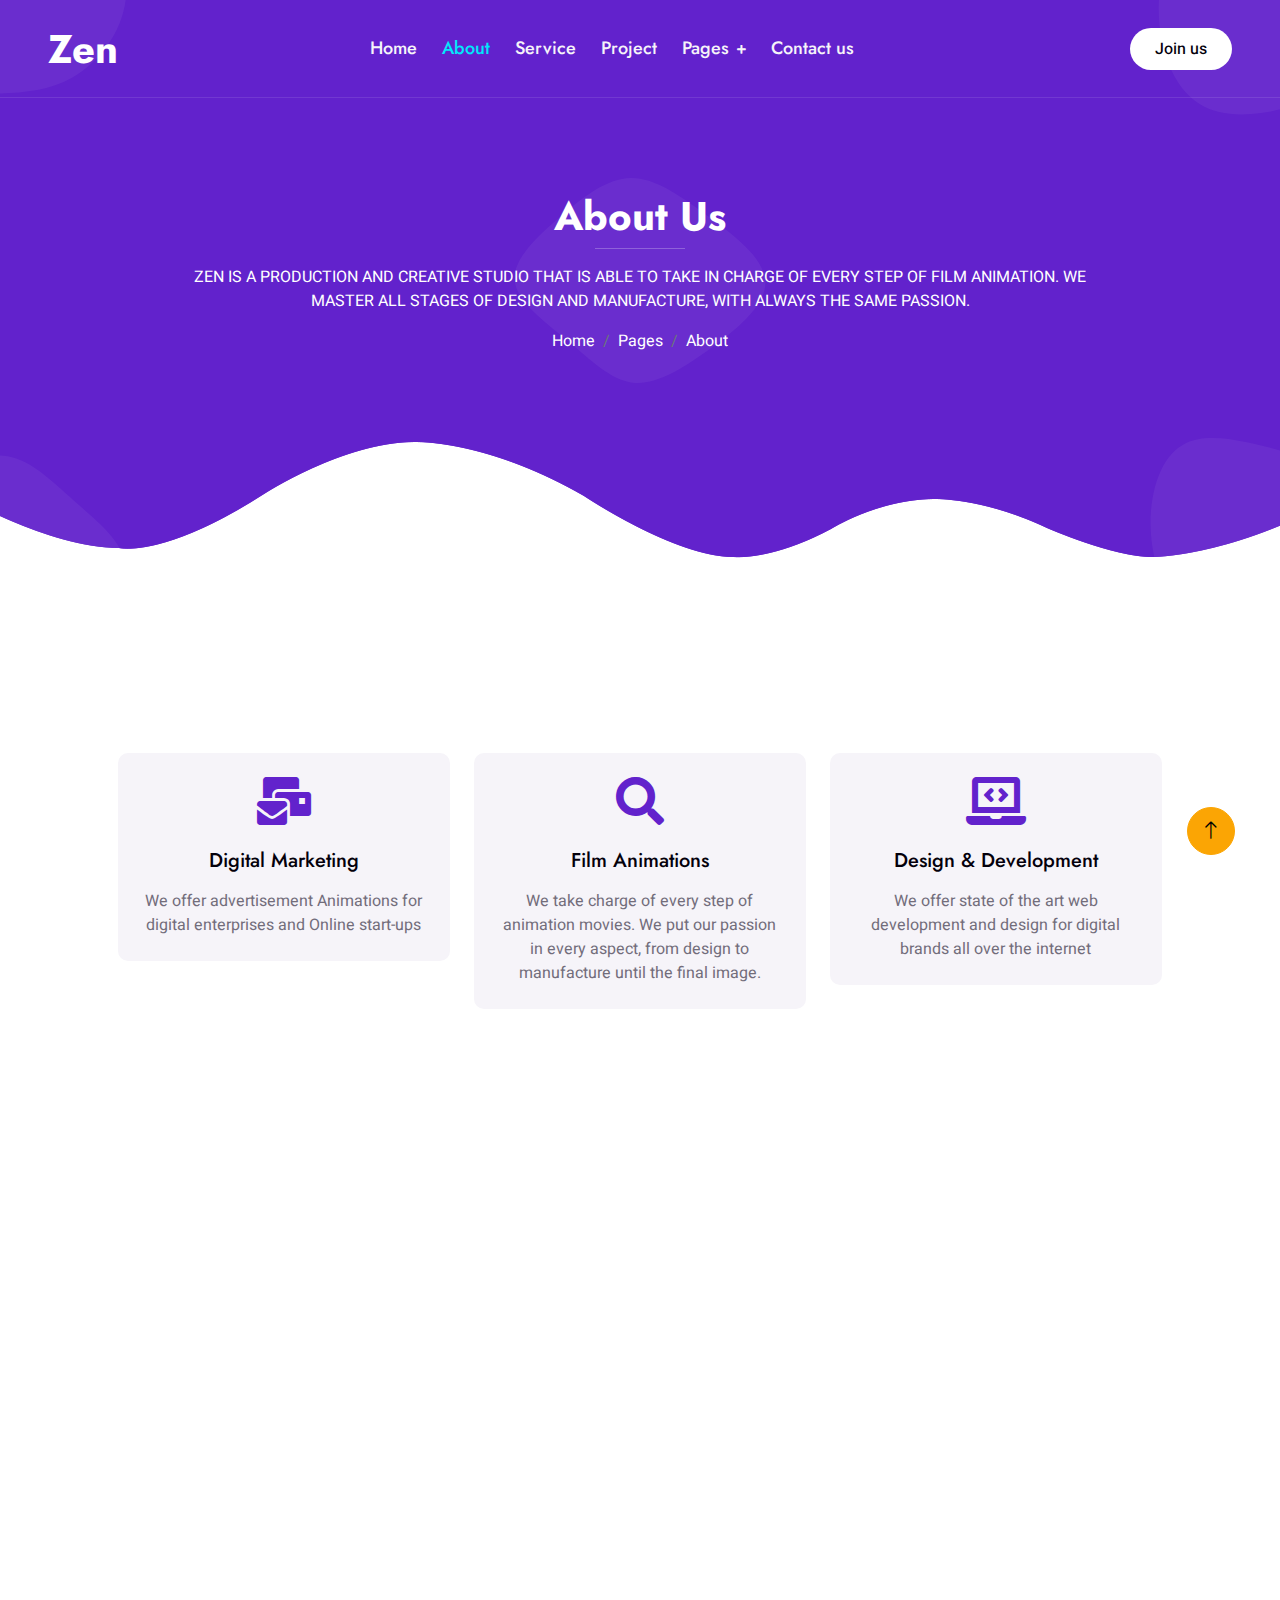
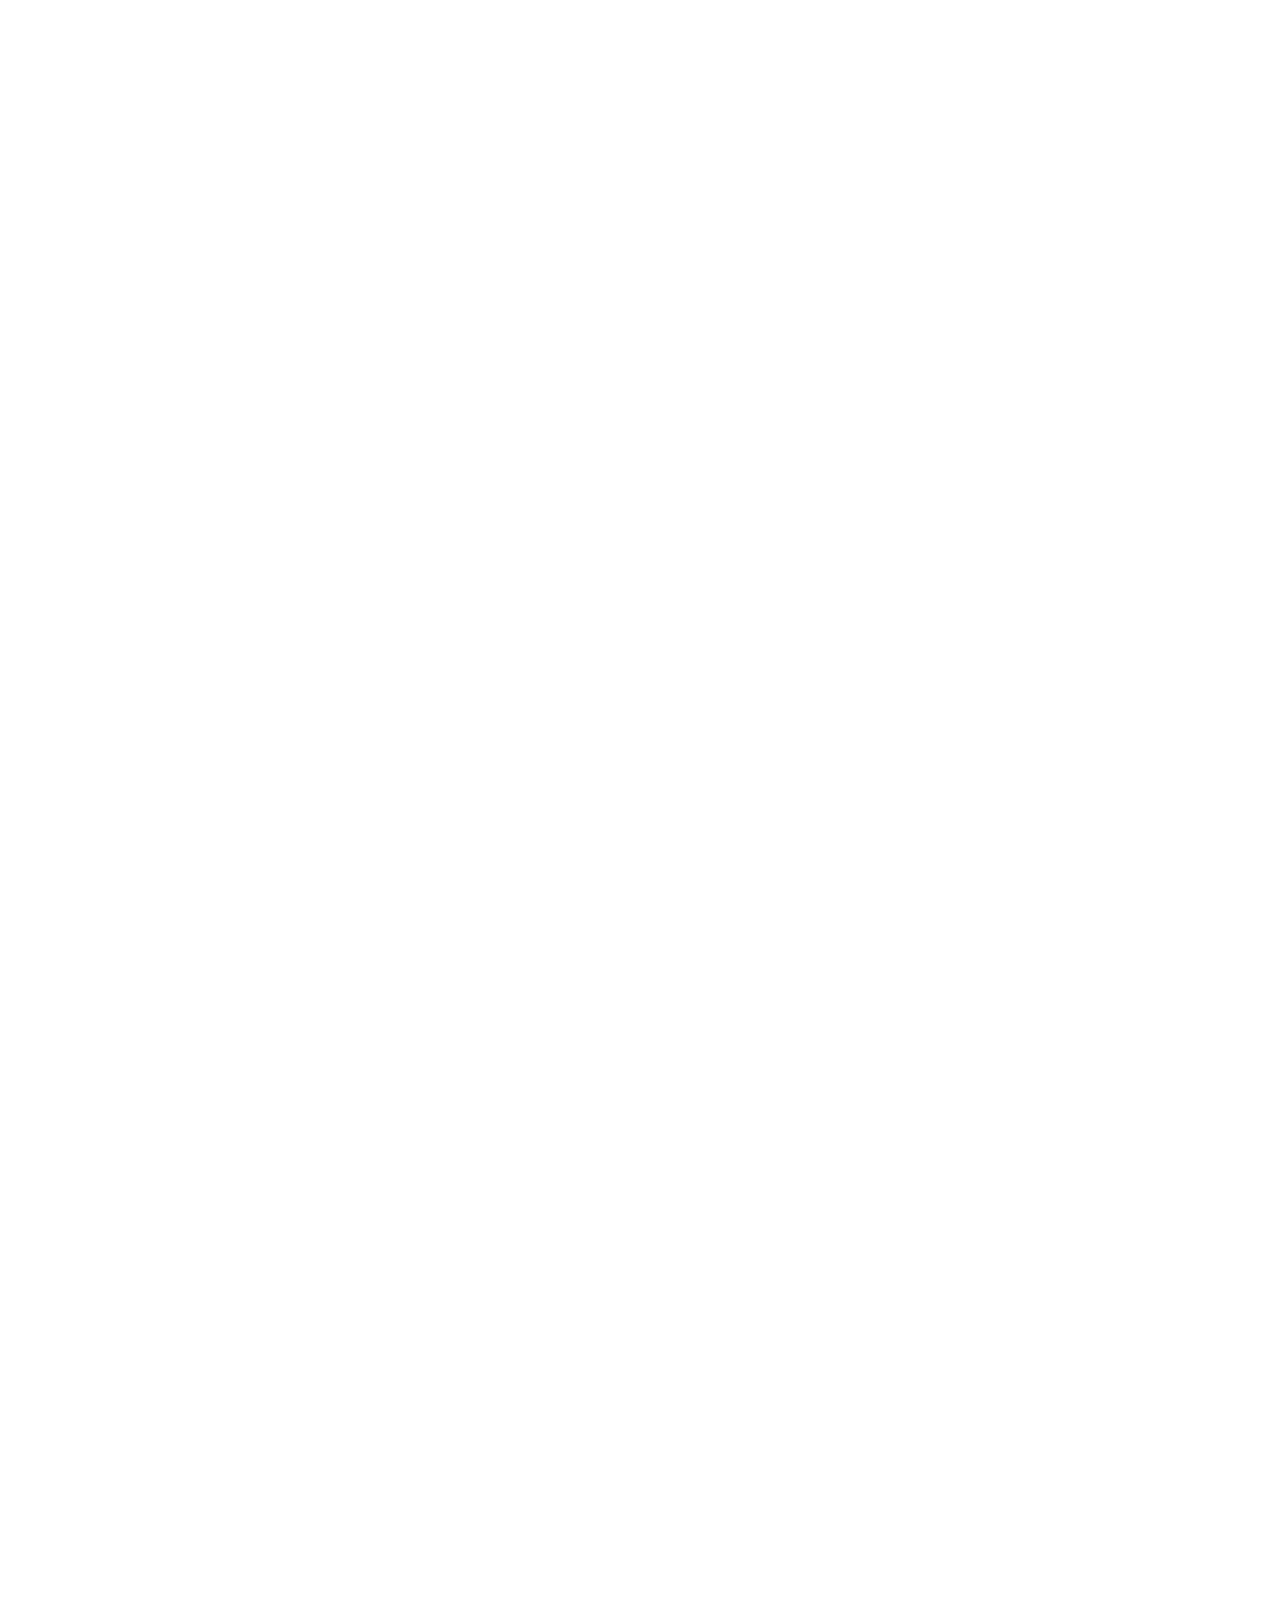
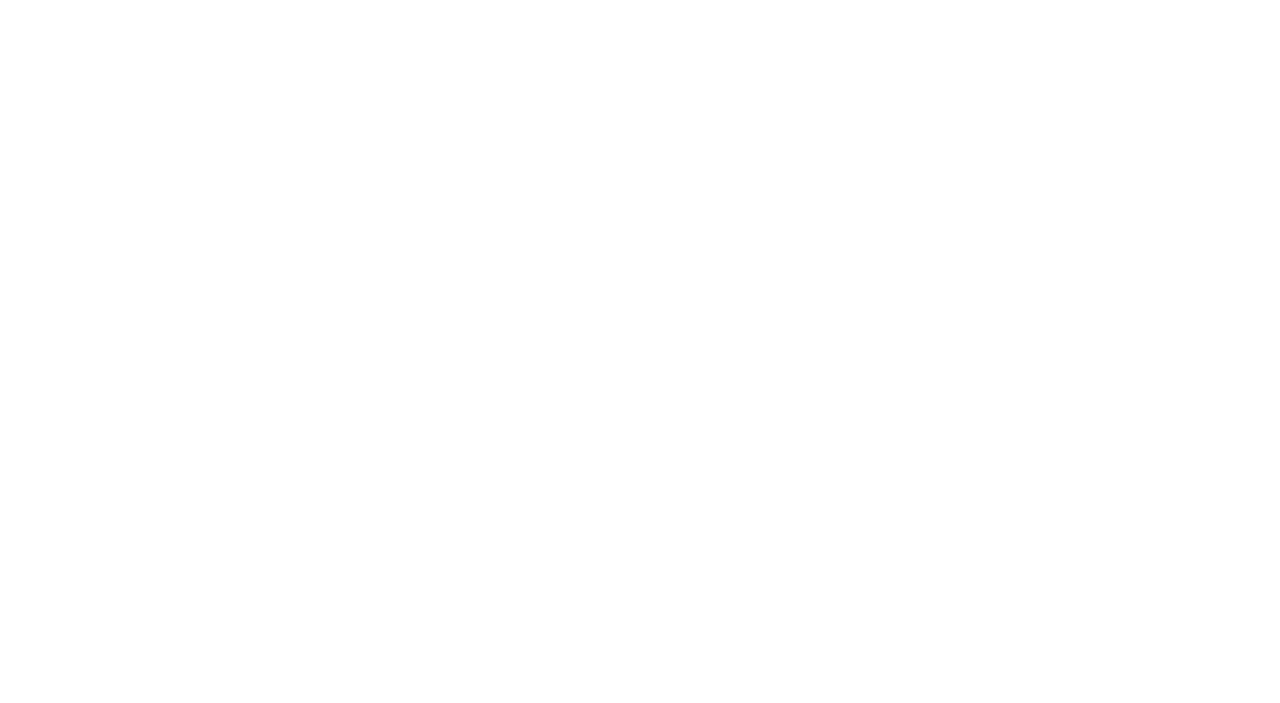
<file: about.html>
<!DOCTYPE html>
<html lang="en">

<head>
    <meta charset="utf-8">
    <title>Zen|About us</title>
    <meta content="width=device-width, initial-scale=1.0" name="viewport">
    <meta content="" name="keywords">
    <meta content="" name="description">

    <!-- Favicon -->
    <link href="img/favicon.ico" rel="icon">

    <!-- Google Web Fonts -->
    <link rel="preconnect" href="https://fonts.googleapis.com">
    <link rel="preconnect" href="https://fonts.gstatic.com" crossorigin>
    <link href="https://fonts.googleapis.com/css2?family=Heebo:wght@400;500&family=Jost:wght@500;600;700&display=swap" rel="stylesheet"> 

    <!-- Icon Font Stylesheet -->
    <link href="https://cdnjs.cloudflare.com/ajax/libs/font-awesome/5.10.0/css/all.min.css" rel="stylesheet">
    <link href="https://cdn.jsdelivr.net/npm/bootstrap-icons@1.4.1/font/bootstrap-icons.css" rel="stylesheet">

    <!-- Libraries Stylesheet -->
    <link href="lib/animate/animate.min.css" rel="stylesheet">
    <link href="lib/owlcarousel/assets/owl.carousel.min.css" rel="stylesheet">
    <link href="lib/lightbox/css/lightbox.min.css" rel="stylesheet">

    <!-- Customized Bootstrap Stylesheet -->
    <link href="css/bootstrap.min.css" rel="stylesheet">

    <!-- Template Stylesheet -->
    <link href="css/style.css" rel="stylesheet">
</head>

<body>
    <div class="container-xxl bg-white p-0">
        <!-- Spinner Start -->
        <div id="spinner" class="show bg-white position-fixed translate-middle w-100 vh-100 top-50 start-50 d-flex align-items-center justify-content-center">
            <div class="spinner-grow text-primary" style="width: 3rem; height: 3rem;" role="status">
                <span class="sr-only">Loading...</span>
            </div>
        </div>
        <!-- Spinner End -->


        <!-- Navbar & Hero Start -->
        <div class="container-xxl position-relative p-0">
            <nav class="navbar navbar-expand-lg navbar-light px-4 px-lg-5 py-3 py-lg-0">
                <a href="" class="navbar-brand p-0">
                    <h1 class="m-0">Zen</h1>
                    <!-- <img src="img/logo.png" alt="Logo"> -->
                </a>
                <button class="navbar-toggler" type="button" data-bs-toggle="collapse" data-bs-target="#navbarCollapse">
                    <span class="fa fa-bars"></span>
                </button>
                <div class="collapse navbar-collapse" id="navbarCollapse">
                    <div class="navbar-nav mx-auto py-0">
                        <a href="index.html" class="nav-item nav-link">Home</a>
                        <a href="about.html" class="nav-item nav-link active">About</a>
                        <a href="service.html" class="nav-item nav-link">Service</a>
                        <a href="project.html" class="nav-item nav-link">Project</a>
                        <div class="nav-item dropdown">
                            <a href="#" class="nav-link dropdown-toggle" data-bs-toggle="dropdown">Pages</a>
                            <div class="dropdown-menu m-0">
                                <a href="team.html" class="dropdown-item">Meet The Team</a>
                                <a href="testimonial.html" class="dropdown-item">Our Partners</a>
                                <a href="404.html" class="dropdown-item">What it's like working with us</a>
                            </div>
                        </div>
                        <a href="contact.html" class="nav-item nav-link">Contact us</a>
                    </div>
                    <a href="" class="btn rounded-pill py-2 px-4 ms-3 d-none d-lg-block">Join us</a>
                </div>
            </nav>

            <div class="container-xxl py-5 bg-primary hero-header">
                <div class="container my-5 py-5 px-lg-5">
                    <div class="row g-5 py-5">
                        <div class="col-12 text-center">
                            <h1 class="text-white animated slideInDown">About Us</h1>
                            <hr class="bg-white mx-auto mt-0" style="width: 90px;">
                            <div class="container text-white">
                                <p>ZEN IS A PRODUCTION AND CREATIVE
                                    STUDIO THAT IS ABLE TO TAKE IN CHARGE OF
                                    EVERY STEP OF FILM ANIMATION. WE MASTER ALL
                                    STAGES OF DESIGN AND MANUFACTURE, WITH
                                    ALWAYS THE SAME PASSION.</p>
                            </div>
                            <nav aria-label="breadcrumb">
                                <ol class="breadcrumb justify-content-center">
                                    <li class="breadcrumb-item"><a class="text-white" href="#">Home</a></li>
                                    <li class="breadcrumb-item"><a class="text-white" href="#">Pages</a></li>
                                    <li class="breadcrumb-item text-white active" aria-current="page">About</li>
                                </ol>
                            </nav>
                        </div>
                    </div>
                </div>
            </div>
        </div>
        <!-- Navbar & Hero End -->


        <!-- Feature Start -->
        <div class="container-xxl py-5">
            <div class="container py-5 px-lg-5">
                <div class="row g-4">
                    <div class="col-lg-4 wow fadeInUp" data-wow-delay="0.1s">
                        <div class="feature-item bg-light rounded text-center p-4">
                            <i class="fa fa-3x fa-mail-bulk text-primary mb-4"></i>
                            <h5 class="mb-3">Digital Marketing</h5>
                            <p class="m-0">We offer advertisement Animations for digital enterprises and Online start-ups</p>
                        </div>
                    </div>
                    <div class="col-lg-4 wow fadeInUp" data-wow-delay="0.3s">
                        <div class="feature-item bg-light rounded text-center p-4">
                            <i class="fa fa-3x fa-search text-primary mb-4"></i>
                            <h5 class="mb-3">Film Animations</h5>
                            <p class="m-0">We take charge of every step of
                                animation movies. We put our
                                passion in every aspect, from
                                design to manufacture until the
                                final image.</p>
                        </div>
                    </div>
                    <div class="col-lg-4 wow fadeInUp" data-wow-delay="0.5s">
                        <div class="feature-item bg-light rounded text-center p-4">
                            <i class="fa fa-3x fa-laptop-code text-primary mb-4"></i>
                            <h5 class="mb-3">Design & Development</h5>
                            <p class="m-0">We offer state of the art web development and design for digital brands all over the internet</p>
                        </div>
                    </div>
                </div>
            </div>
        </div>
        <!-- Feature End -->


        <!-- About Start -->
        <div class="container-xxl py-5">
            <div class="container py-5 px-lg-5">
                <div class="row g-5 align-items-center">
                    <div class="col-lg-6 wow fadeInUp" data-wow-delay="0.1s">
                        <p class="section-title text-secondary">About Us<span></span></p>
                        <h1 class="mb-5">#1 Animation Studio with 10 years of experience</h1>
                        <p class="mb-4">We have been in operation for the last 15 years and have taken over the animation industry in 5 and reigned it for 10 making us second to none in this cut throat industry. Our statistics show how we prioritize our work flow.</p>
                        <div class="skill mb-4">
                            <div class="d-flex justify-content-between">
                                <p class="mb-2">Digital Marketing</p>
                                <p class="mb-2">85%</p>
                            </div>
                            <div class="progress">
                                <div class="progress-bar bg-primary" role="progressbar" aria-valuenow="85" aria-valuemin="0" aria-valuemax="100"></div>
                            </div>
                        </div>
                        <div class="skill mb-4">
                            <div class="d-flex justify-content-between">
                                <p class="mb-2">Film Animations</p>
                                <p class="mb-2">90%</p>
                            </div>
                            <div class="progress">
                                <div class="progress-bar bg-secondary" role="progressbar" aria-valuenow="90" aria-valuemin="0" aria-valuemax="100"></div>
                            </div>
                        </div>
                        <div class="skill mb-4">
                            <div class="d-flex justify-content-between">
                                <p class="mb-2">Design & Development</p>
                                <p class="mb-2">95%</p>
                            </div>
                            <div class="progress">
                                <div class="progress-bar bg-dark" role="progressbar" aria-valuenow="95" aria-valuemin="0" aria-valuemax="100"></div>
                            </div>
                        </div>
                        <a href="" class="btn btn-primary py-sm-3 px-sm-5 rounded-pill mt-3">Learn More</a>
                    </div>
                    <div class="col-lg-6">
                        <img class="img-fluid wow zoomIn" data-wow-delay="0.5s" src="img/exp.png">
                    </div>
                </div>
            </div>
        </div>
        <!-- About End -->


        <!-- Facts Start -->
        <div class="container-xxl bg-primary fact py-5 wow fadeInUp" data-wow-delay="0.1s">
            <div class="container py-5 px-lg-5">
                <div class="row g-4">
                    <div class="col-md-6 col-lg-3 text-center wow fadeIn" data-wow-delay="0.1s">
                        <i class="fa fa-certificate fa-3x text-secondary mb-3"></i>
                        <h1 class="text-white mb-2" data-toggle="counter-up">10</h1>
                        <p class="text-white mb-0">Years Experience</p>
                    </div>
                    <div class="col-md-6 col-lg-3 text-center wow fadeIn" data-wow-delay="0.3s">
                        <i class="fa fa-users-cog fa-3x text-secondary mb-3"></i>
                        <h1 class="text-white mb-2" data-toggle="counter-up">500</h1>
                        <p class="text-white mb-0">Team Members</p>
                    </div>
                    <div class="col-md-6 col-lg-3 text-center wow fadeIn" data-wow-delay="0.5s">
                        <i class="fa fa-users fa-3x text-secondary mb-3"></i>
                        <h1 class="text-white mb-2" data-toggle="counter-up">160</h1>
                        <p class="text-white mb-0">Satisfied Clients</p>
                    </div>
                    <div class="col-md-6 col-lg-3 text-center wow fadeIn" data-wow-delay="0.7s">
                        <i class="fa fa-check fa-3x text-secondary mb-3"></i>
                        <h1 class="text-white mb-2" data-toggle="counter-up">180</h1>
                        <p class="text-white mb-0">Complete Projects</p>
                    </div>
                </div>
            </div>
        </div>
        <!-- Facts End -->
        

        <!-- Team Start -->
        <div class="container-xxl py-5">
            <div class="container py-5 px-lg-5">
                <div class="wow fadeInUp" data-wow-delay="0.1s">
                    <p class="section-title text-secondary justify-content-center"><span></span>Meet the Team<span></span></p>
                    <h1 class="text-center mb-5">Our Team Members</h1>
                </div>
                <div class="row g-4">
                    <div class="col-lg-4 col-md-6 wow fadeInUp" data-wow-delay="0.1s">
                        <div class="team-item bg-light rounded">
                            <div class="text-center border-bottom p-4">
                                <img class="img-fluid rounded-circle mb-4" src="img/sadio.jpg" alt="">
                                <h5>John Doe</h5>
                                <span>CEO & Founder</span>
                            </div>
                            <div class="d-flex justify-content-center p-4">
                                <a class="btn btn-square mx-1" href=""><i class="fab fa-facebook-f"></i></a>
                                <a class="btn btn-square mx-1" href=""><i class="fab fa-twitter"></i></a>
                                <a class="btn btn-square mx-1" href=""><i class="fab fa-instagram"></i></a>
                                <a class="btn btn-square mx-1" href=""><i class="fab fa-linkedin-in"></i></a>
                            </div>
                        </div>
                    </div>
                    <div class="col-lg-4 col-md-6 wow fadeInUp" data-wow-delay="0.3s">
                        <div class="team-item bg-light rounded">
                            <div class="text-center border-bottom p-4">
                                <img class="img-fluid rounded-circle mb-4" src="img/shaq.jpg" alt="">
                                <h5>Shaq</h5>
                                <span>Lead Artist</span>
                            </div>
                            <div class="d-flex justify-content-center p-4">
                                <a class="btn btn-square mx-1" href=""><i class="fab fa-facebook-f"></i></a>
                                <a class="btn btn-square mx-1" href=""><i class="fab fa-twitter"></i></a>
                                <a class="btn btn-square mx-1" href=""><i class="fab fa-instagram"></i></a>
                                <a class="btn btn-square mx-1" href=""><i class="fab fa-linkedin-in"></i></a>
                            </div>
                        </div>
                    </div>
                    <div class="col-lg-4 col-md-6 wow fadeInUp" data-wow-delay="0.5s">
                        <div class="team-item bg-light rounded">
                            <div class="text-center border-bottom p-4">
                                <img class="img-fluid rounded-circle mb-4" src="img/sant.jpg" alt="">
                                <h5>Santan</h5>
                                <span>FEO</span>
                            </div>
                            <div class="d-flex justify-content-center p-4">
                                <a class="btn btn-square mx-1" href=""><i class="fab fa-facebook-f"></i></a>
                                <a class="btn btn-square mx-1" href=""><i class="fab fa-twitter"></i></a>
                                <a class="btn btn-square mx-1" href=""><i class="fab fa-instagram"></i></a>
                                <a class="btn btn-square mx-1" href=""><i class="fab fa-linkedin-in"></i></a>
                            </div>
                        </div>
                    </div>
                </div>
            </div>
        </div>
        <!-- Team End -->
        

        <!-- Footer Start -->
        <div class="container-fluid bg-primary text-light footer wow fadeIn" data-wow-delay="0.1s">
            <div class="container py-5 px-lg-5">
                <div class="row g-5">
                    <div class="col-md-6 col-lg-3">
                        <p class="section-title text-white h5 mb-4">Address<span></span></p>
                        <p><i class="fa fa-map-marker-alt me-3"></i>KIPRO CENTRE, WESTLANDS</p>
                        <p><i class="fa fa-phone-alt me-3"></i>+254 764 123 985</p>
                        <p><i class="fa fa-envelope me-3"></i>ZenAnim@gmail.com</p>
                        <div class="d-flex pt-2">
                            <a class="btn btn-outline-light btn-social" href="https://twitter.com"><i class="fab fa-twitter"></i></a>
                            <a class="btn btn-outline-light btn-social" href="https://facebook.com"><i class="fab fa-facebook-f"></i></a>
                            <a class="btn btn-outline-light btn-social" href="https://instagram.com"><i class="fab fa-instagram"></i></a>
                            <a class="btn btn-outline-light btn-social" href="https://linkedin.com"><i class="fab fa-linkedin-in"></i></a>
                        </div>
                    </div>
                    <div class="col-md-6 col-lg-3">
                        <p class="section-title text-white h5 mb-4">Quick Link<span></span></p>
                        <a class="btn btn-link" href="">About Us</a>
                        <a class="btn btn-link" href="">Contact Us</a>
                        <a class="btn btn-link" href="">Privacy Policy</a>
                        <a class="btn btn-link" href="">Terms & Condition</a>
                        <a class="btn btn-link" href="">Career</a>
                    </div>
                    <div class="col-md-6 col-lg-3">
                        <p class="section-title text-white h5 mb-4">Gallery<span></span></p>
                        <div class="row g-2">
                            <div class="col-4">
                                <img class="img-fluid" src="img/01.jpg" alt="Image">
                            </div>
                            <div class="col-4">
                                <img class="img-fluid" src="img/02.jpg" alt="Image">
                            </div>
                            <div class="col-4">
                                <img class="img-fluid" src="img/03.jpg" alt="Image">
                            </div>
                            <div class="col-4">
                                <img class="img-fluid" src="img/04.jpg" alt="Image">
                            </div>
                            <div class="col-4">
                                <img class="img-fluid" src="img/wp7161162-pc-4k-japan-anime-wallpapers.jpg" alt="Image">
                            </div>
                            <div class="col-4">
                                <img class="img-fluid" src="img/03.jpg" alt="Image">
                            </div>
                        </div>
                    </div>
                    <div class="col-md-6 col-lg-3">
                        <p class="section-title text-white h5 mb-4">Newsletter<span></span></p>
                        <p>Consider subscribing to the Zen Animations Newsletter to be alerted on any/all updates.</p>
                        <div class="position-relative w-100 mt-3">
                            <input class="form-control border-0 rounded-pill w-100 ps-4 pe-5" type="text" placeholder="Your Email" style="height: 48px;">
                            <button type="button" class="btn shadow-none position-absolute top-0 end-0 mt-1 me-2"><i class="fa fa-paper-plane text-primary fs-4"></i></button>
                        </div>
                    </div>
                </div>
            </div>
            <div class="container px-lg-5">
                <div class="copyright">
                    <div class="row">
                        <div class="col-md-6 text-center text-md-start mb-3 mb-md-0">
                            &copy; <a class="border-bottom" href="#">Zen Animations</a>, All Right Reserved. 
							
							<!--/*** This template is free as long as you keep the footer author’s credit link/attribution link/backlink. If you'd like to use the template without the footer author’s credit link/attribution link/backlink, you can purchase the Credit Removal License from "https://htmlcodex.com/credit-removal". Thank you for your support. ***/-->
							Designed By <a class="border-bottom" href="#">Law :)</a><br><br> 
                            Distributed By a <a class="border-bottom" href="https://themewagon.com" target="_blank">ThemeWagon</a>
                        </div>
                        <div class="col-md-6 text-center text-md-end">
                            <div class="footer-menu">
                                <a href="index.html">Home</a>
                                <a href="">Cookies</a>
                                <a href="">Help</a>
                                <a href="">FQAs</a>
                            </div>
                        </div>
                    </div>
                </div>
            </div>
        </div>
        <!-- Footer End -->


        <!-- Back to Top -->
        <a href="#" class="btn btn-lg btn-secondary btn-lg-square back-to-top"><i class="bi bi-arrow-up"></i></a>
    </div>

    <!-- JavaScript Libraries -->
    <script src="https://code.jquery.com/jquery-3.4.1.min.js"></script>
    <script src="https://cdn.jsdelivr.net/npm/bootstrap@5.0.0/dist/js/bootstrap.bundle.min.js"></script>
    <script src="lib/wow/wow.min.js"></script>
    <script src="lib/easing/easing.min.js"></script>
    <script src="lib/waypoints/waypoints.min.js"></script>
    <script src="lib/counterup/counterup.min.js"></script>
    <script src="lib/owlcarousel/owl.carousel.min.js"></script>
    <script src="lib/isotope/isotope.pkgd.min.js"></script>
    <script src="lib/lightbox/js/lightbox.min.js"></script>

    <!-- Template Javascript -->
    <script src="js/main.js"></script>
</body>

</html>
</file>
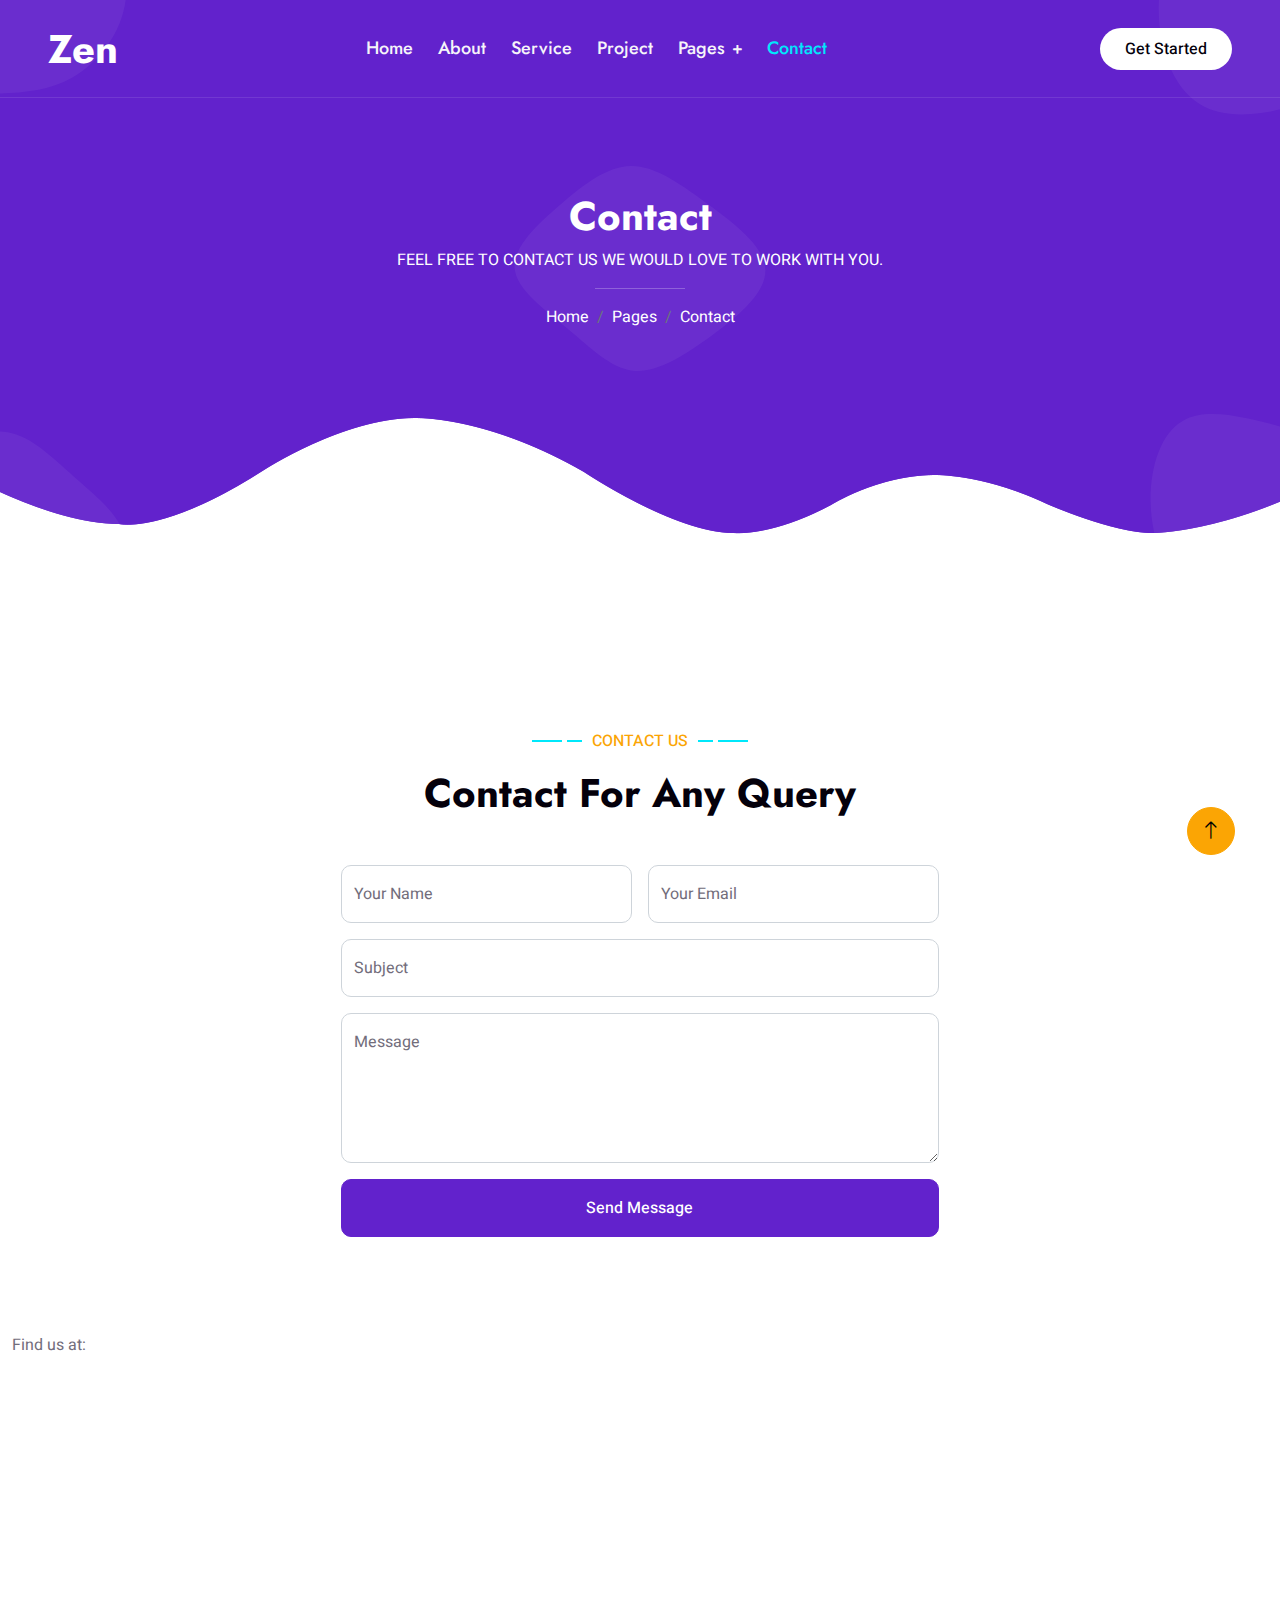
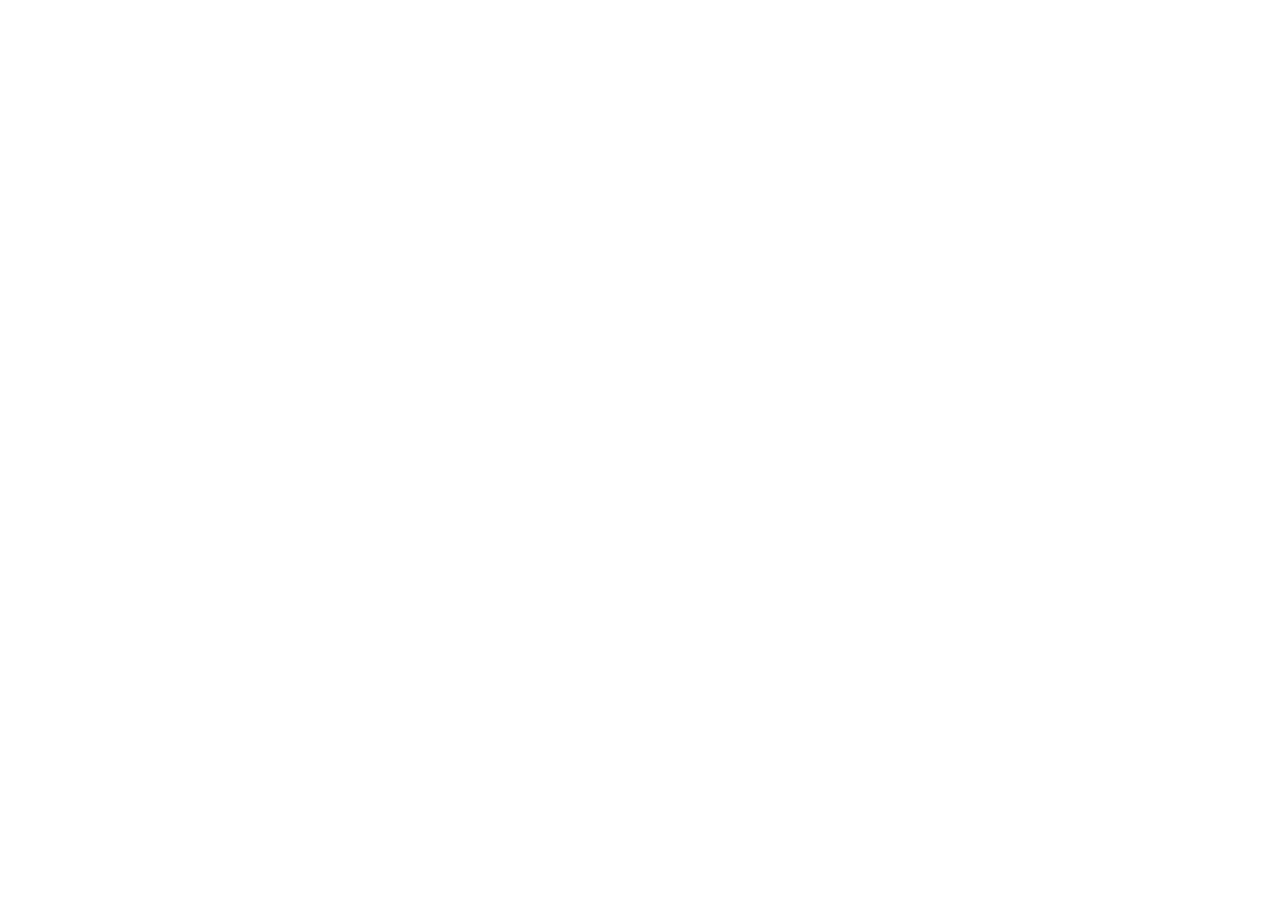
<file: contact.html>
<!DOCTYPE html>
<html lang="en">

<head>
    <meta charset="utf-8">
    <title>Zen|Contact us</title>
    <meta content="width=device-width, initial-scale=1.0" name="viewport">
    <meta content="" name="keywords">
    <meta content="" name="description">

    <!-- Favicon -->
    <link href="img/favicon.ico" rel="icon">

    <!-- Google Web Fonts -->
    <link rel="preconnect" href="https://fonts.googleapis.com">
    <link rel="preconnect" href="https://fonts.gstatic.com" crossorigin>
    <link href="https://fonts.googleapis.com/css2?family=Heebo:wght@400;500&family=Jost:wght@500;600;700&display=swap" rel="stylesheet"> 

    <!-- Icon Font Stylesheet -->
    <link href="https://cdnjs.cloudflare.com/ajax/libs/font-awesome/5.10.0/css/all.min.css" rel="stylesheet">
    <link href="https://cdn.jsdelivr.net/npm/bootstrap-icons@1.4.1/font/bootstrap-icons.css" rel="stylesheet">

    <!-- Libraries Stylesheet -->
    <link href="lib/animate/animate.min.css" rel="stylesheet">
    <link href="lib/owlcarousel/assets/owl.carousel.min.css" rel="stylesheet">
    <link href="lib/lightbox/css/lightbox.min.css" rel="stylesheet">

    <!-- Customized Bootstrap Stylesheet -->
    <link href="css/bootstrap.min.css" rel="stylesheet">

    <!-- Template Stylesheet -->
    <link href="css/style.css" rel="stylesheet">
</head>

<body>
    <div class="container-xxl bg-white p-0">
        <!-- Spinner Start -->
        <div id="spinner" class="show bg-white position-fixed translate-middle w-100 vh-100 top-50 start-50 d-flex align-items-center justify-content-center">
            <div class="spinner-grow text-primary" style="width: 3rem; height: 3rem;" role="status">
                <span class="sr-only">Loading...</span>
            </div>
        </div>
        <!-- Spinner End -->


        <!-- Navbar & Hero Start -->
        <div class="container-xxl position-relative p-0">
            <nav class="navbar navbar-expand-lg navbar-light px-4 px-lg-5 py-3 py-lg-0">
                <a href="" class="navbar-brand p-0">
                    <h1 class="m-0">Zen</h1>
                    <!-- <img src="img/logo.png" alt="Logo"> -->
                </a>
                <button class="navbar-toggler" type="button" data-bs-toggle="collapse" data-bs-target="#navbarCollapse">
                    <span class="fa fa-bars"></span>
                </button>
                <div class="collapse navbar-collapse" id="navbarCollapse">
                    <div class="navbar-nav mx-auto py-0">
                        <a href="index.html" class="nav-item nav-link">Home</a>
                        <a href="about.html" class="nav-item nav-link">About</a>
                        <a href="service.html" class="nav-item nav-link">Service</a>
                        <a href="project.html" class="nav-item nav-link">Project</a>
                        <div class="nav-item dropdown">
                            <a href="#" class="nav-link dropdown-toggle" data-bs-toggle="dropdown">Pages</a>
                            <div class="dropdown-menu m-0">
                                <a href="team.html" class="dropdown-item">Our Team</a>
                                <a href="testimonial.html" class="dropdown-item">Testimonial</a>
                                <a href="404.html" class="dropdown-item">404 Page</a>
                            </div>
                        </div>
                        <a href="contact.html" class="nav-item nav-link active">Contact</a>
                    </div>
                    <a href="" class="btn rounded-pill py-2 px-4 ms-3 d-none d-lg-block">Get Started</a>
                </div>
            </nav>

            <div class="container-xxl py-5 bg-primary hero-header">
                <div class="container my-5 py-5 px-lg-5">
                    <div class="row g-5 py-5">
                        <div class="col-12 text-center">
                            <h1 class="text-white animated slideInDown">Contact</h1>
                            <div class="container text-white">
                                <p>FEEL FREE TO CONTACT US WE WOULD LOVE TO WORK WITH YOU.</p>
                            </div>
                            <hr class="bg-white mx-auto mt-0" style="width: 90px;">
                            <nav aria-label="breadcrumb">
                                <ol class="breadcrumb justify-content-center">
                                    <li class="breadcrumb-item"><a class="text-white" href="#">Home</a></li>
                                    <li class="breadcrumb-item"><a class="text-white" href="#">Pages</a></li>
                                    <li class="breadcrumb-item text-white active" aria-current="page">Contact</li>
                                </ol>
                            </nav>
                        </div>
                    </div>
                </div>
            </div>
        </div>
        <!-- Navbar & Hero End -->


        <!-- Contact Start -->
        <div class="container-xxl py-5">
            <div class="container py-5 px-lg-5">
                <div class="wow fadeInUp" data-wow-delay="0.1s">
                    <p class="section-title text-secondary justify-content-center"><span></span>Contact Us<span></span></p>
                    <h1 class="text-center mb-5">Contact For Any Query</h1>
                </div>
                <div class="row justify-content-center">
                    <div class="col-lg-7">
                        <div class="wow fadeInUp" data-wow-delay="0.3s">
                            <form>
                                <div class="row g-3">
                                    <div class="col-md-6">
                                        <div class="form-floating">
                                            <input type="text" class="form-control" id="name" placeholder="Your Name">
                                            <label for="name">Your Name</label>
                                        </div>
                                    </div>
                                    <div class="col-md-6">
                                        <div class="form-floating">
                                            <input type="email" class="form-control" id="email" placeholder="Your Email">
                                            <label for="email">Your Email</label>
                                        </div>
                                    </div>
                                    <div class="col-12">
                                        <div class="form-floating">
                                            <input type="text" class="form-control" id="subject" placeholder="Subject">
                                            <label for="subject">Subject</label>
                                        </div>
                                    </div>
                                    <div class="col-12">
                                        <div class="form-floating">
                                            <textarea class="form-control" placeholder="Leave a message here" id="message" style="height: 150px"></textarea>
                                            <label for="message">Message</label>
                                        </div>
                                    </div>
                                    <div class="col-12">
                                        <button class="btn btn-primary w-100 py-3" type="submit">Send Message</button>
                                    </div>
                                </div>
                            </form>
                        </div>
                    </div>
                </div>
            </div>
        </div>
        <!-- Contact End -->
        
        <div class="container-fluid ">
            <p>Find us at:</p>
            <iframe src="https://www.google.com/maps/embed?pb=!1m18!1m12!1m3!1d13545.454078352175!2d36.78161970781252!3d-1.265361500000002!2m3!1f0!2f0!3f0!3m2!1i1024!2i768!4f13.1!3m3!1m2!1s0x182f17950e480f95%3A0x7ed5764b334ad43!2sVERTEX%20STUDIO!5e1!3m2!1sen!2ske!4v1652611644288!5m2!1sen!2ske" width="100%" height="450" style="border:0;" allowfullscreen="" loading="lazy" referrerpolicy="no-referrer-when-downgrade"></iframe>
        </div>

        <!-- Footer Start -->
        <div class="container-fluid bg-primary text-light footer wow fadeIn" data-wow-delay="0.1s">
            <div class="container py-5 px-lg-5">
                <div class="row g-5">
                    <div class="col-md-6 col-lg-3">
                        <p class="section-title text-white h5 mb-4">Address<span></span></p>
                        <p><i class="fa fa-map-marker-alt me-3"></i>KIPRO CENTRE, WESTLANDS</p>
                        <p><i class="fa fa-phone-alt me-3"></i>+254 764 123 985</p>
                        <p><i class="fa fa-envelope me-3"></i>ZenAnim@gmail.com</p>
                        <div class="d-flex pt-2">
                            <a class="btn btn-outline-light btn-social" href="https://twitter.com"><i class="fab fa-twitter"></i></a>
                            <a class="btn btn-outline-light btn-social" href="https://facebook.com"><i class="fab fa-facebook-f"></i></a>
                            <a class="btn btn-outline-light btn-social" href="https://instagram.com"><i class="fab fa-instagram"></i></a>
                            <a class="btn btn-outline-light btn-social" href="https://linkedin.com"><i class="fab fa-linkedin-in"></i></a>
                        </div>
                    </div>
                    <div class="col-md-6 col-lg-3">
                        <p class="section-title text-white h5 mb-4">Quick Link<span></span></p>
                        <a class="btn btn-link" href="">About Us</a>
                        <a class="btn btn-link" href="">Contact Us</a>
                        <a class="btn btn-link" href="">Privacy Policy</a>
                        <a class="btn btn-link" href="">Terms & Condition</a>
                        <a class="btn btn-link" href="">Career</a>
                    </div>
                    <div class="col-md-6 col-lg-3">
                        <p class="section-title text-white h5 mb-4">Gallery<span></span></p>
                        <div class="row g-2">
                            <div class="col-4">
                                <img class="img-fluid" src="img/01.jpg" alt="Image">
                            </div>
                            <div class="col-4">
                                <img class="img-fluid" src="img/02.jpg" alt="Image">
                            </div>
                            <div class="col-4">
                                <img class="img-fluid" src="img/03.jpg" alt="Image">
                            </div>
                            <div class="col-4">
                                <img class="img-fluid" src="img/04.jpg" alt="Image">
                            </div>
                            <div class="col-4">
                                <img class="img-fluid" src="img/wp7161162-pc-4k-japan-anime-wallpapers.jpg" alt="Image">
                            </div>
                            <div class="col-4">
                                <img class="img-fluid" src="img/03.jpg" alt="Image">
                            </div>
                        </div>
                    </div>
                    <div class="col-md-6 col-lg-3">
                        <p class="section-title text-white h5 mb-4">Newsletter<span></span></p>
                        <p>Consider subscribing to the Zen Animations Newsletter to be alerted on any/all updates.</p>
                        <div class="position-relative w-100 mt-3">
                            <input class="form-control border-0 rounded-pill w-100 ps-4 pe-5" type="text" placeholder="Your Email" style="height: 48px;">
                            <button type="button" class="btn shadow-none position-absolute top-0 end-0 mt-1 me-2"><i class="fa fa-paper-plane text-primary fs-4"></i></button>
                        </div>
                    </div>
                </div>
            </div>
            <div class="container px-lg-5">
                <div class="copyright">
                    <div class="row">
                        <div class="col-md-6 text-center text-md-start mb-3 mb-md-0">
                            &copy; <a class="border-bottom" href="#">Zen Animations</a>, All Right Reserved. 
							
							<!--/*** This template is free as long as you keep the footer author’s credit link/attribution link/backlink. If you'd like to use the template without the footer author’s credit link/attribution link/backlink, you can purchase the Credit Removal License from "https://htmlcodex.com/credit-removal". Thank you for your support. ***/-->
							Designed By <a class="border-bottom" href="#">Law :)</a><br><br> 
                            Distributed By a <a class="border-bottom" href="https://themewagon.com" target="_blank">ThemeWagon</a>
                        </div>
                        <div class="col-md-6 text-center text-md-end">
                            <div class="footer-menu">
                                <a href="index.html">Home</a>
                                <a href="">Cookies</a>
                                <a href="">Help</a>
                                <a href="">FQAs</a>
                            </div>
                        </div>
                    </div>
                </div>
            </div>
        </div>
        <!-- Footer End -->


        <!-- Back to Top -->
        <a href="#" class="btn btn-lg btn-secondary btn-lg-square back-to-top"><i class="bi bi-arrow-up"></i></a>
    </div>

    <!-- JavaScript Libraries -->
    <script src="https://code.jquery.com/jquery-3.4.1.min.js"></script>
    <script src="https://cdn.jsdelivr.net/npm/bootstrap@5.0.0/dist/js/bootstrap.bundle.min.js"></script>
    <script src="lib/wow/wow.min.js"></script>
    <script src="lib/easing/easing.min.js"></script>
    <script src="lib/waypoints/waypoints.min.js"></script>
    <script src="lib/counterup/counterup.min.js"></script>
    <script src="lib/owlcarousel/owl.carousel.min.js"></script>
    <script src="lib/isotope/isotope.pkgd.min.js"></script>
    <script src="lib/lightbox/js/lightbox.min.js"></script>

    <!-- Template Javascript -->
    <script src="js/main.js"></script>
</body>

</html>
</file>
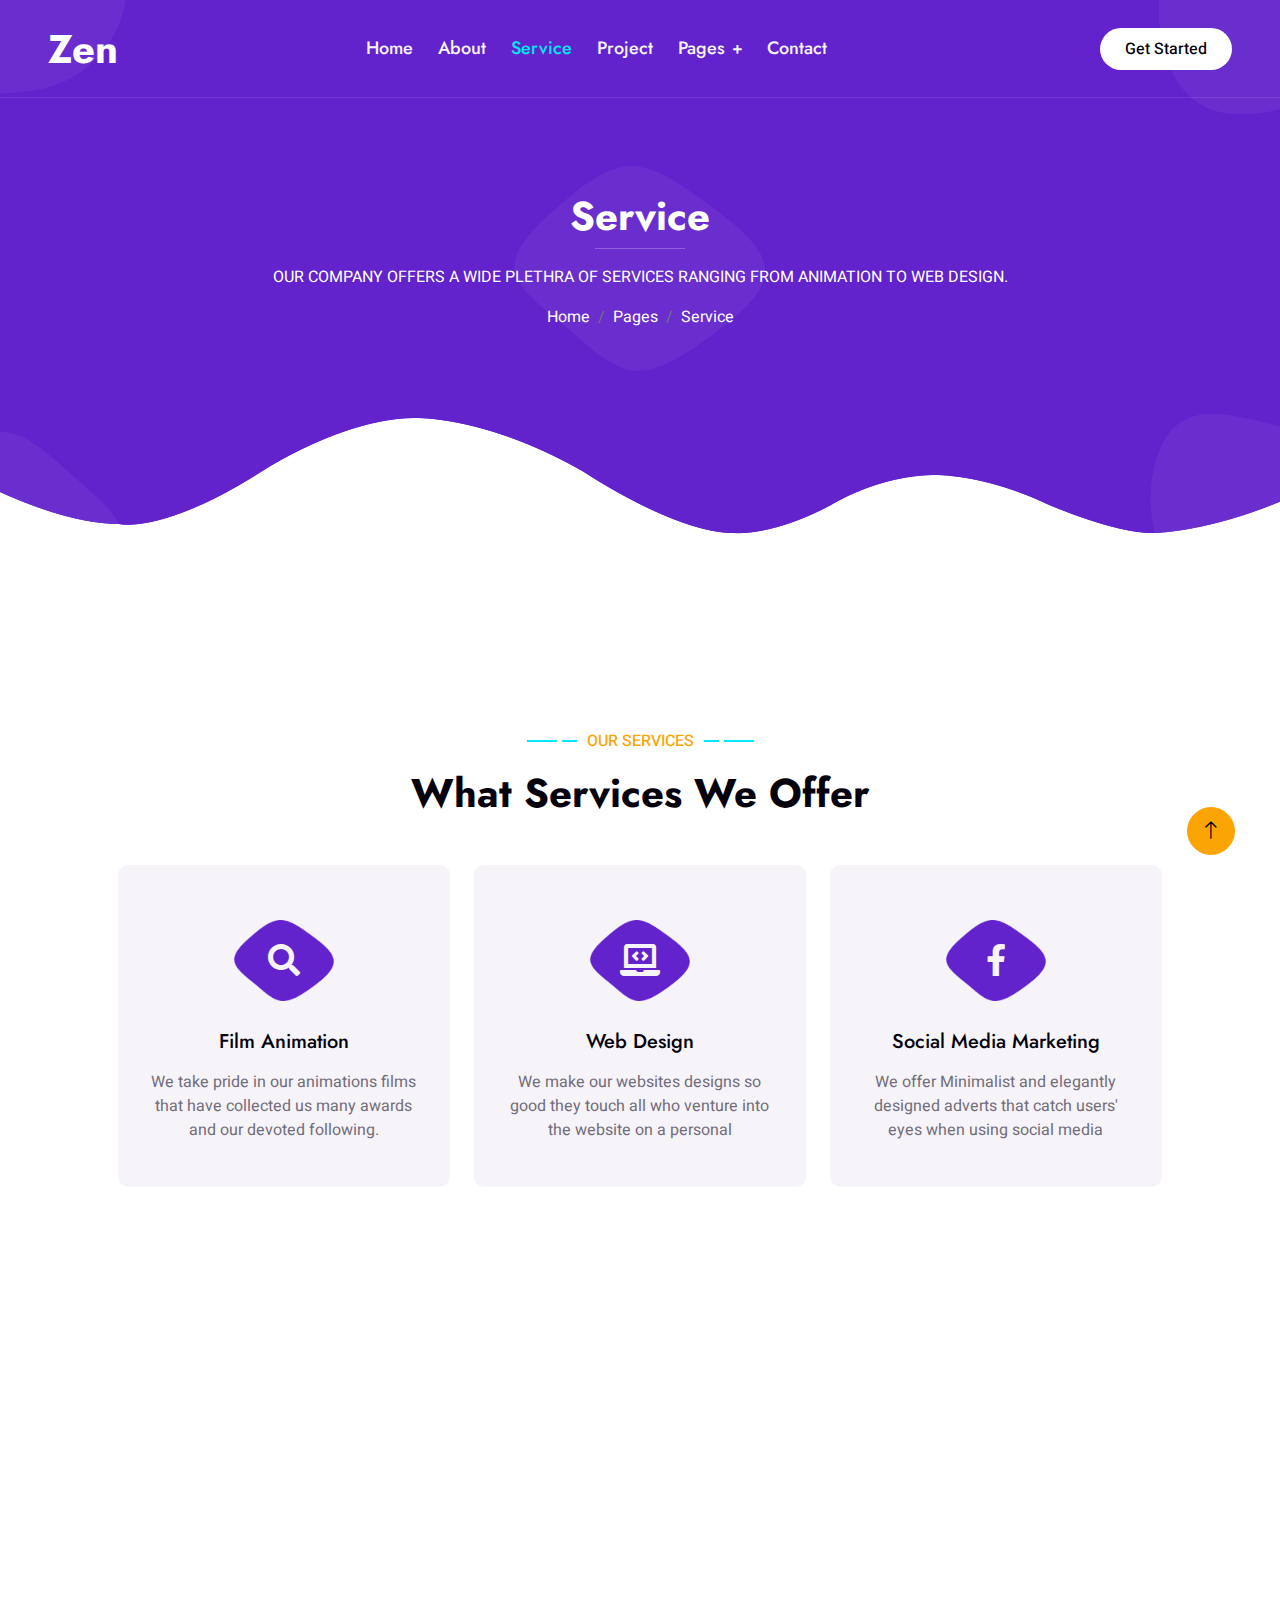
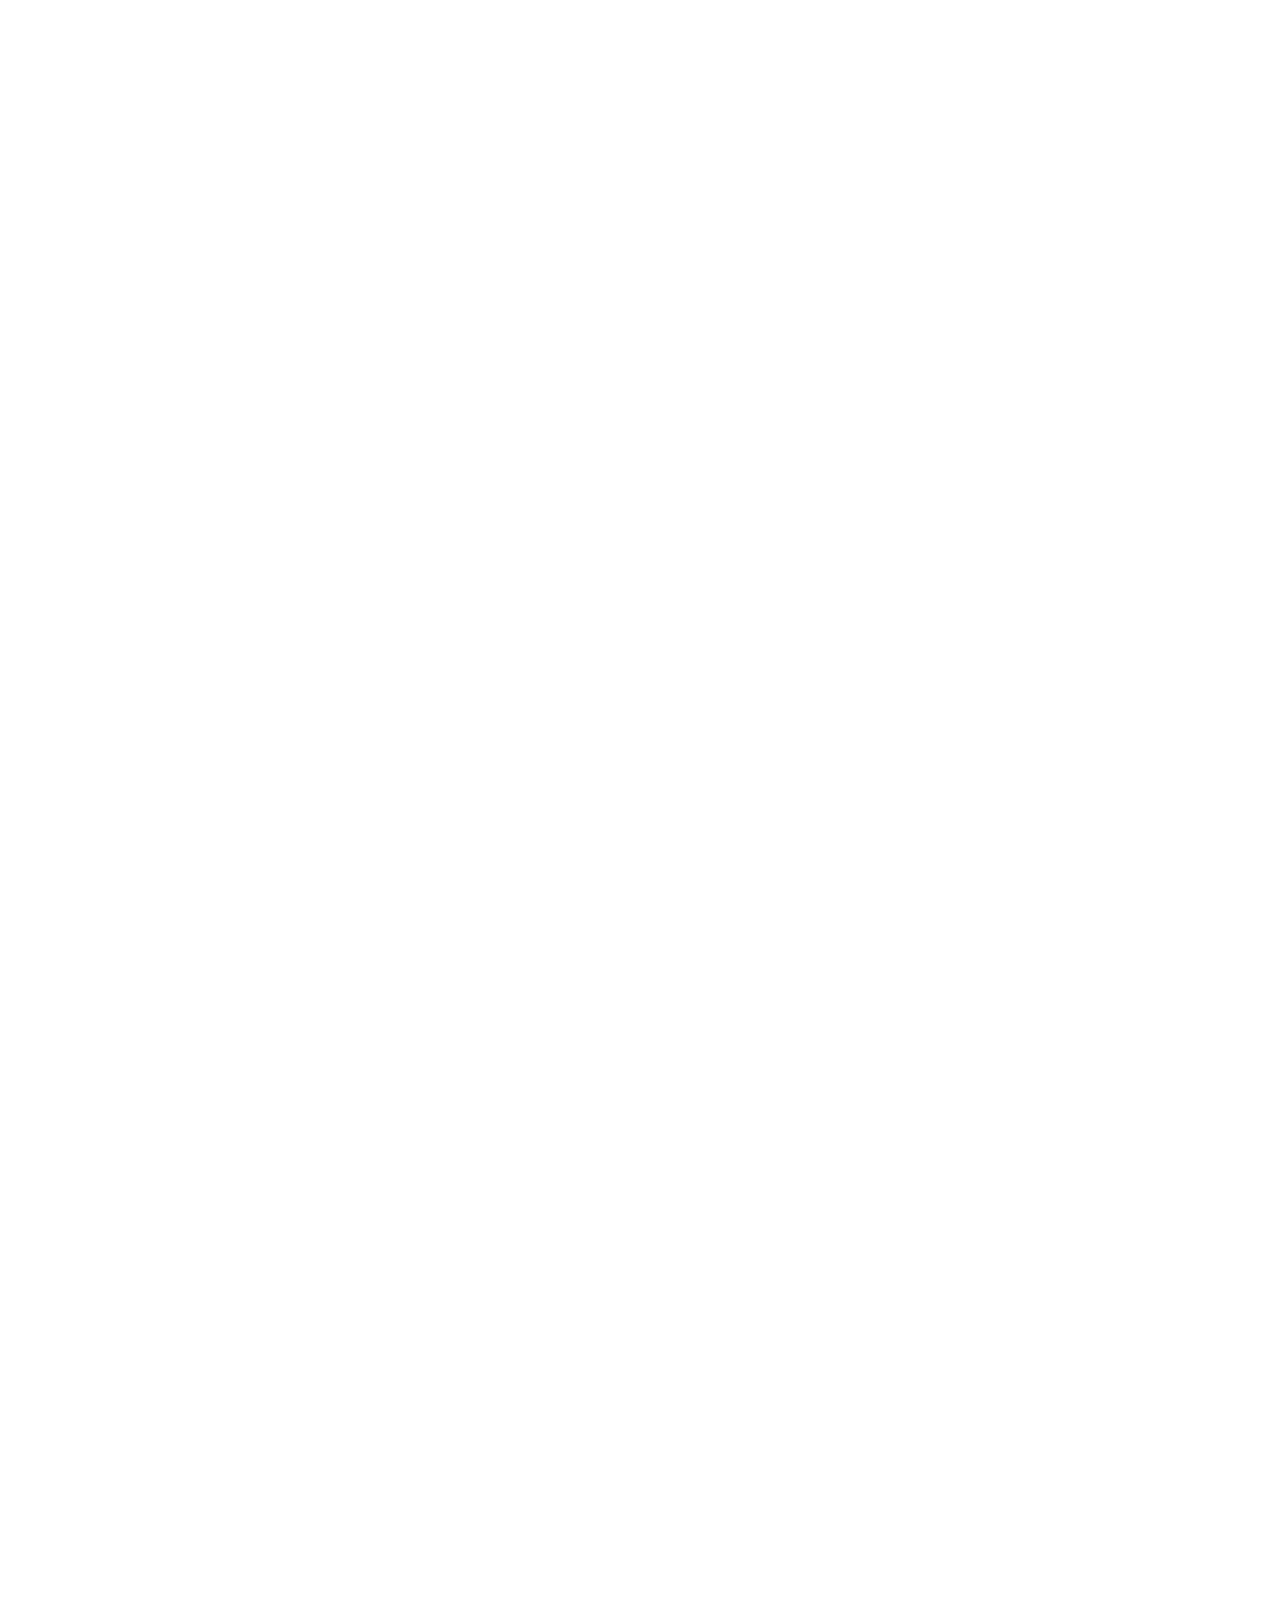
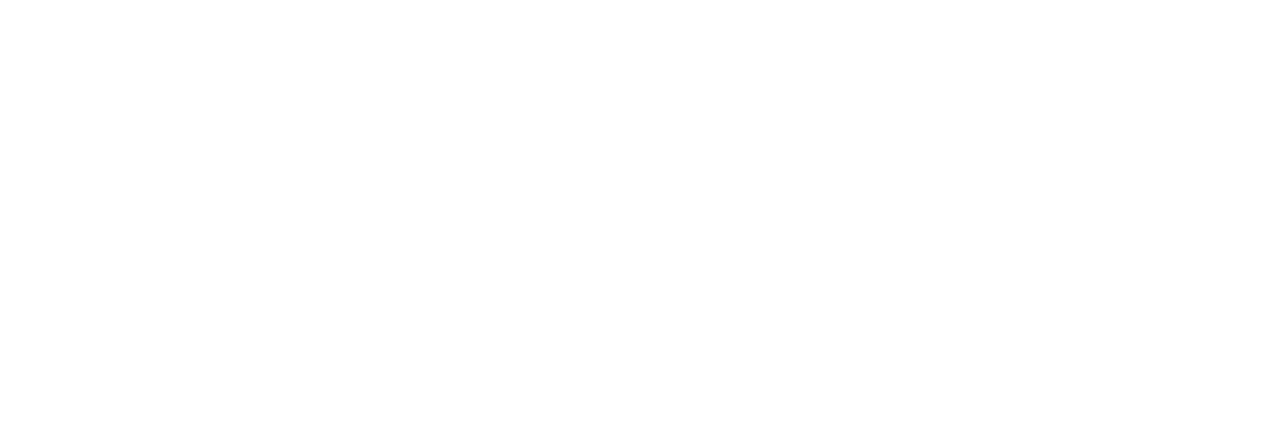
<file: service.html>
<!DOCTYPE html>
<html lang="en">

<head>
    <meta charset="utf-8">
    <title>Zen|Services</title>
    <meta content="width=device-width, initial-scale=1.0" name="viewport">
    <meta content="" name="keywords">
    <meta content="" name="description">

    <!-- Favicon -->
    <link href="img/favicon.ico" rel="icon">

    <!-- Google Web Fonts -->
    <link rel="preconnect" href="https://fonts.googleapis.com">
    <link rel="preconnect" href="https://fonts.gstatic.com" crossorigin>
    <link href="https://fonts.googleapis.com/css2?family=Heebo:wght@400;500&family=Jost:wght@500;600;700&display=swap" rel="stylesheet"> 

    <!-- Icon Font Stylesheet -->
    <link href="https://cdnjs.cloudflare.com/ajax/libs/font-awesome/5.10.0/css/all.min.css" rel="stylesheet">
    <link href="https://cdn.jsdelivr.net/npm/bootstrap-icons@1.4.1/font/bootstrap-icons.css" rel="stylesheet">

    <!-- Libraries Stylesheet -->
    <link href="lib/animate/animate.min.css" rel="stylesheet">
    <link href="lib/owlcarousel/assets/owl.carousel.min.css" rel="stylesheet">
    <link href="lib/lightbox/css/lightbox.min.css" rel="stylesheet">

    <!-- Customized Bootstrap Stylesheet -->
    <link href="css/bootstrap.min.css" rel="stylesheet">

    <!-- Template Stylesheet -->
    <link href="css/style.css" rel="stylesheet">
</head>

<body>
    <div class="container-xxl bg-white p-0">
        <!-- Spinner Start -->
        <div id="spinner" class="show bg-white position-fixed translate-middle w-100 vh-100 top-50 start-50 d-flex align-items-center justify-content-center">
            <div class="spinner-grow text-primary" style="width: 3rem; height: 3rem;" role="status">
                <span class="sr-only">Loading...</span>
            </div>
        </div>
        <!-- Spinner End -->


        <!-- Navbar & Hero Start -->
        <div class="container-xxl position-relative p-0">
            <nav class="navbar navbar-expand-lg navbar-light px-4 px-lg-5 py-3 py-lg-0">
                <a href="" class="navbar-brand p-0">
                    <h1 class="m-0">Zen</h1>
                    <!-- <img src="img/logo.png" alt="Logo"> -->
                </a>
                <button class="navbar-toggler" type="button" data-bs-toggle="collapse" data-bs-target="#navbarCollapse">
                    <span class="fa fa-bars"></span>
                </button>
                <div class="collapse navbar-collapse" id="navbarCollapse">
                    <div class="navbar-nav mx-auto py-0">
                        <a href="index.html" class="nav-item nav-link">Home</a>
                        <a href="about.html" class="nav-item nav-link">About</a>
                        <a href="service.html" class="nav-item nav-link active">Service</a>
                        <a href="project.html" class="nav-item nav-link">Project</a>
                        <div class="nav-item dropdown">
                            <a href="#" class="nav-link dropdown-toggle" data-bs-toggle="dropdown">Pages</a>
                            <div class="dropdown-menu m-0">
                                <a href="team.html" class="dropdown-item">Meet The Team</a>
                                <a href="testimonial.html" class="dropdown-item">Our Partners</a>
                                <a href="404.html" class="dropdown-item">What it's like working with us</a>
                            </div>
                        </div>
                        <a href="contact.html" class="nav-item nav-link">Contact</a>
                    </div>
                    <a href="" class="btn rounded-pill py-2 px-4 ms-3 d-none d-lg-block">Get Started</a>
                </div>
            </nav>

            <div class="container-xxl py-5 bg-primary hero-header">
                <div class="container my-5 py-5 px-lg-5">
                    <div class="row g-5 py-5">
                        <div class="col-12 text-center">
                            <h1 class="text-white animated slideInDown">Service</h1>
                            <hr class="bg-white mx-auto mt-0" style="width: 90px;">
                            <div class="container text-white">
                                <p>OUR COMPANY OFFERS A WIDE PLETHRA OF SERVICES RANGING FROM
                                    ANIMATION TO WEB DESIGN.
                                </p>
                            </div>
                            <nav aria-label="breadcrumb">
                                <ol class="breadcrumb justify-content-center">
                                    <li class="breadcrumb-item"><a class="text-white" href="#">Home</a></li>
                                    <li class="breadcrumb-item"><a class="text-white" href="#">Pages</a></li>
                                    <li class="breadcrumb-item text-white active" aria-current="page">Service</li>
                                </ol>
                            </nav>
                        </div>
                    </div>
                </div>
            </div>
        </div>
        <!-- Navbar & Hero End -->


        <!-- Service Start -->
        <div class="container-xxl py-5">
            <div class="container py-5 px-lg-5">
                <div class="wow fadeInUp" data-wow-delay="0.1s">
                    <p class="section-title text-secondary justify-content-center"><span></span>Our Services<span></span></p>
                    <h1 class="text-center mb-5">What Services We Offer</h1>
                </div>
                <div class="row g-4">
                    <div class="col-lg-4 col-md-6 wow fadeInUp" data-wow-delay="0.1s">
                        <div class="service-item d-flex flex-column text-center rounded">
                            <div class="service-icon flex-shrink-0">
                                <i class="fa fa-search fa-2x"></i>
                            </div>
                            <h5 class="mb-3">Film Animation</h5>
                            <p class="m-0">We take pride in our animations films that have collected us many awards and our devoted following.</p>
                            <a class="btn btn-square" href=""><i class="fa fa-arrow-right"></i></a>
                        </div>
                    </div>
                    <div class="col-lg-4 col-md-6 wow fadeInUp" data-wow-delay="0.3s">
                        <div class="service-item d-flex flex-column text-center rounded">
                            <div class="service-icon flex-shrink-0">
                                <i class="fa fa-laptop-code fa-2x"></i>
                            </div>
                            <h5 class="mb-3">Web Design</h5>
                            <p class="m-0">We make our websites designs so good they touch all who venture into the website on a personal <level class=""></level></p>
                            <a class="btn btn-square" href=""><i class="fa fa-arrow-right"></i></a>
                        </div>
                    </div>
                    <div class="col-lg-4 col-md-6 wow fadeInUp" data-wow-delay="0.5s">
                        <div class="service-item d-flex flex-column text-center rounded">
                            <div class="service-icon flex-shrink-0">
                                <i class="fab fa-facebook-f fa-2x"></i>
                            </div>
                            <h5 class="mb-3">Social Media Marketing</h5>
                            <p class="m-0">We offer Minimalist and elegantly designed adverts that catch users' eyes when using social media</p>
                            <a class="btn btn-square" href=""><i class="fa fa-arrow-right"></i></a>
                        </div>
                    </div>
                    <div class="col-lg-4 col-md-6 wow fadeInUp" data-wow-delay="0.1s">
                        <div class="service-item d-flex flex-column text-center rounded">
                            <div class="service-icon flex-shrink-0">
                                <i class="fa fa-mail-bulk fa-2x"></i>
                            </div>
                            <h5 class="mb-3">Digital Marketing</h5>
                            <p class="m-0">We offer Digital advertisements for online start ups and digital brands all over the internet.</p>
                            <a class="btn btn-square" href=""><i class="fa fa-arrow-right"></i></a>
                        </div>
                    </div>
                    <div class="col-lg-4 col-md-6 wow fadeInUp" data-wow-delay="0.3s">
                        <div class="service-item d-flex flex-column text-center rounded">
                            <div class="service-icon flex-shrink-0">
                                <i class="fa fa-thumbs-up fa-2x"></i>
                            </div>
                            <h5 class="mb-3">Advertising</h5>
                            <p class="m-0">We also offer Generic television animations but with our minimal twist with vibrant colours to capture the watchers attention.</p>
                            <a class="btn btn-square" href=""><i class="fa fa-arrow-right"></i></a>
                        </div>
                    </div>
                    <div class="col-lg-4 col-md-6 wow fadeInUp" data-wow-delay="0.5s">
                        <div class="service-item d-flex flex-column text-center rounded">
                            <div class="service-icon flex-shrink-0">
                                <i class="fab fa-android fa-2x"></i>
                            </div>
                            <h5 class="mb-3">App Development</h5>
                            <p class="m-0">Our recently started app development is more than ready to take up commissions for app development guaranteeing fully functional apps with a clean design and UI</p>
                            <a class="btn btn-square" href=""><i class="fa fa-arrow-right"></i></a>
                        </div>
                    </div>
                </div>
            </div>
        </div>
        <!-- Service End -->


        <!-- Newsletter Start -->
        <div class="container-xxl bg-primary newsletter py-5 wow fadeInUp" data-wow-delay="0.1s">
            <div class="container py-5 px-lg-5">
                <div class="row justify-content-center">
                    <div class="col-lg-7 text-center">
                        <p class="section-title text-white justify-content-center"><span></span>Feedback<span></span></p>
                        <h1 class="text-center text-white mb-4">Stay In Touch</h1>
                        <p class="text-white mb-4">The Zen Animations studio values your feedback so please feel free to leave a message and we will get back yo you </p>
                        <div class="position-relative w-100 mt-3">
                            <input class="form-control border-0 rounded-pill w-100 ps-4 pe-5" type="text" placeholder="Enter Your Email" style="height: 48px;">
                            <button type="button" class="btn shadow-none position-absolute top-0 end-0 mt-1 me-2"><i class="fa fa-paper-plane text-primary fs-4"></i></button>
                        </div>
                    </div>
                </div>
            </div>
        </div>
        <!-- Newsletter End -->


        <!-- Testimonial Start -->
        <div class="container-xxl py-5 wow fadeInUp" data-wow-delay="0.1s">
            <div class="container py-5 px-lg-5">
                <p class="section-title text-secondary justify-content-center"><span></span>Testimonial<span></span></p>
                <h1 class="text-center mb-5">These guys said this about us.</h1>
                <div class="owl-carousel testimonial-carousel">
                    <div class="testimonial-item bg-light rounded my-4">
                        <p class="fs-5"><i class="fa fa-quote-left fa-4x text-primary mt-n4 me-3"></i>Their sheer work ethic and grit is awesome and they get the work done I love working with Zen animations.</p>
                        <div class="d-flex align-items-center">
                            <img class="img-fluid flex-shrink-0 rounded-circle" src="img/rsz_fred.png" style="width: 65px; height: 65px;">
                            <div class="ps-4">
                                <h5 class="mb-1">Fred</h5>
                                <span>Start Up founder</span>
                            </div>
                        </div>
                    </div>
                    <div class="testimonial-item bg-light rounded my-4">
                        <p class="fs-5"><i class="fa fa-quote-left fa-4x text-primary mt-n4 me-3"></i>I absolutely enjoyed working with them on their latest animation.</p>
                        <div class="d-flex align-items-center">
                            <img class="img-fluid flex-shrink-0 rounded-circle" src="img/testimonial-2.jpg" style="width: 65px; height: 65px;">
                            <div class="ps-4">
                                <h5 class="mb-1">Ian</h5>
                                <span>Animator</span>
                            </div>
                        </div>
                    </div>
                    <div class="testimonial-item bg-light rounded my-4">
                        <p class="fs-5"><i class="fa fa-quote-left fa-4x text-primary mt-n4 me-3"></i>Sheesh</p>
                        <div class="d-flex align-items-center">
                            <img class="img-fluid flex-shrink-0 rounded-circle" src="img/testimonial-3.jpg" style="width: 65px; height: 65px;">
                            <div class="ps-4">
                                <h5 class="mb-1">Brian</h5>
                                <span>Disney Associate</span>
                            </div>
                        </div>
                    </div>
                </div>
            </div>
        </div>
        <!-- Testimonial End -->
        

        <!-- Footer Start -->
        <div class="container-fluid bg-primary text-light footer wow fadeIn" data-wow-delay="0.1s">
            <div class="container py-5 px-lg-5">
                <div class="row g-5">
                    <div class="col-md-6 col-lg-3">
                        <p class="section-title text-white h5 mb-4">Address<span></span></p>
                        <p><i class="fa fa-map-marker-alt me-3"></i>KIPRO CENTRE, WESTLANDS</p>
                        <p><i class="fa fa-phone-alt me-3"></i>+254 764 123 985</p>
                        <p><i class="fa fa-envelope me-3"></i>ZenAnim@gmail.com</p>
                        <div class="d-flex pt-2">
                            <a class="btn btn-outline-light btn-social" href="https://twitter.com"><i class="fab fa-twitter"></i></a>
                            <a class="btn btn-outline-light btn-social" href="https://facebook.com"><i class="fab fa-facebook-f"></i></a>
                            <a class="btn btn-outline-light btn-social" href="https://instagram.com"><i class="fab fa-instagram"></i></a>
                            <a class="btn btn-outline-light btn-social" href="https://linkedin.com"><i class="fab fa-linkedin-in"></i></a>
                        </div>
                    </div>
                    <div class="col-md-6 col-lg-3">
                        <p class="section-title text-white h5 mb-4">Quick Link<span></span></p>
                        <a class="btn btn-link" href="">About Us</a>
                        <a class="btn btn-link" href="">Contact Us</a>
                        <a class="btn btn-link" href="">Privacy Policy</a>
                        <a class="btn btn-link" href="">Terms & Condition</a>
                        <a class="btn btn-link" href="">Career</a>
                    </div>
                    <div class="col-md-6 col-lg-3">
                        <p class="section-title text-white h5 mb-4">Gallery<span></span></p>
                        <div class="row g-2">
                            <div class="col-4">
                                <img class="img-fluid" src="img/01.jpg" alt="Image">
                            </div>
                            <div class="col-4">
                                <img class="img-fluid" src="img/02.jpg" alt="Image">
                            </div>
                            <div class="col-4">
                                <img class="img-fluid" src="img/03.jpg" alt="Image">
                            </div>
                            <div class="col-4">
                                <img class="img-fluid" src="img/04.jpg" alt="Image">
                            </div>
                            <div class="col-4">
                                <img class="img-fluid" src="img/wp7161162-pc-4k-japan-anime-wallpapers.jpg" alt="Image">
                            </div>
                            <div class="col-4">
                                <img class="img-fluid" src="img/03.jpg" alt="Image">
                            </div>
                        </div>
                    </div>
                    <div class="col-md-6 col-lg-3">
                        <p class="section-title text-white h5 mb-4">Newsletter<span></span></p>
                        <p>Consider subscribing to the Zen Animations Newsletter to be alerted on any/all updates.</p>
                        <div class="position-relative w-100 mt-3">
                            <input class="form-control border-0 rounded-pill w-100 ps-4 pe-5" type="text" placeholder="Your Email" style="height: 48px;">
                            <button type="button" class="btn shadow-none position-absolute top-0 end-0 mt-1 me-2"><i class="fa fa-paper-plane text-primary fs-4"></i></button>
                        </div>
                    </div>
                </div>
            </div>
            <div class="container px-lg-5">
                <div class="copyright">
                    <div class="row">
                        <div class="col-md-6 text-center text-md-start mb-3 mb-md-0">
                            &copy; <a class="border-bottom" href="#">Zen Animations</a>, All Right Reserved. 
							
							<!--/*** This template is free as long as you keep the footer author’s credit link/attribution link/backlink. If you'd like to use the template without the footer author’s credit link/attribution link/backlink, you can purchase the Credit Removal License from "https://htmlcodex.com/credit-removal". Thank you for your support. ***/-->
							Designed By <a class="border-bottom" href="#">Law :)</a><br><br> 
                            Distributed By a <a class="border-bottom" href="https://themewagon.com" target="_blank">ThemeWagon</a>
                        </div>
                        <div class="col-md-6 text-center text-md-end">
                            <div class="footer-menu">
                                <a href="index.html">Home</a>
                                <a href="">Cookies</a>
                                <a href="">Help</a>
                                <a href="">FQAs</a>
                            </div>
                        </div>
                    </div>
                </div>
            </div>
        </div>
        <!-- Footer End -->


        <!-- Back to Top -->
        <a href="#" class="btn btn-lg btn-secondary btn-lg-square back-to-top"><i class="bi bi-arrow-up"></i></a>
    </div>

    <!-- JavaScript Libraries -->
    <script src="https://code.jquery.com/jquery-3.4.1.min.js"></script>
    <script src="https://cdn.jsdelivr.net/npm/bootstrap@5.0.0/dist/js/bootstrap.bundle.min.js"></script>
    <script src="lib/wow/wow.min.js"></script>
    <script src="lib/easing/easing.min.js"></script>
    <script src="lib/waypoints/waypoints.min.js"></script>
    <script src="lib/counterup/counterup.min.js"></script>
    <script src="lib/owlcarousel/owl.carousel.min.js"></script>
    <script src="lib/isotope/isotope.pkgd.min.js"></script>
    <script src="lib/lightbox/js/lightbox.min.js"></script>

    <!-- Template Javascript -->
    <script src="js/main.js"></script>
</body>

</html>
</file>
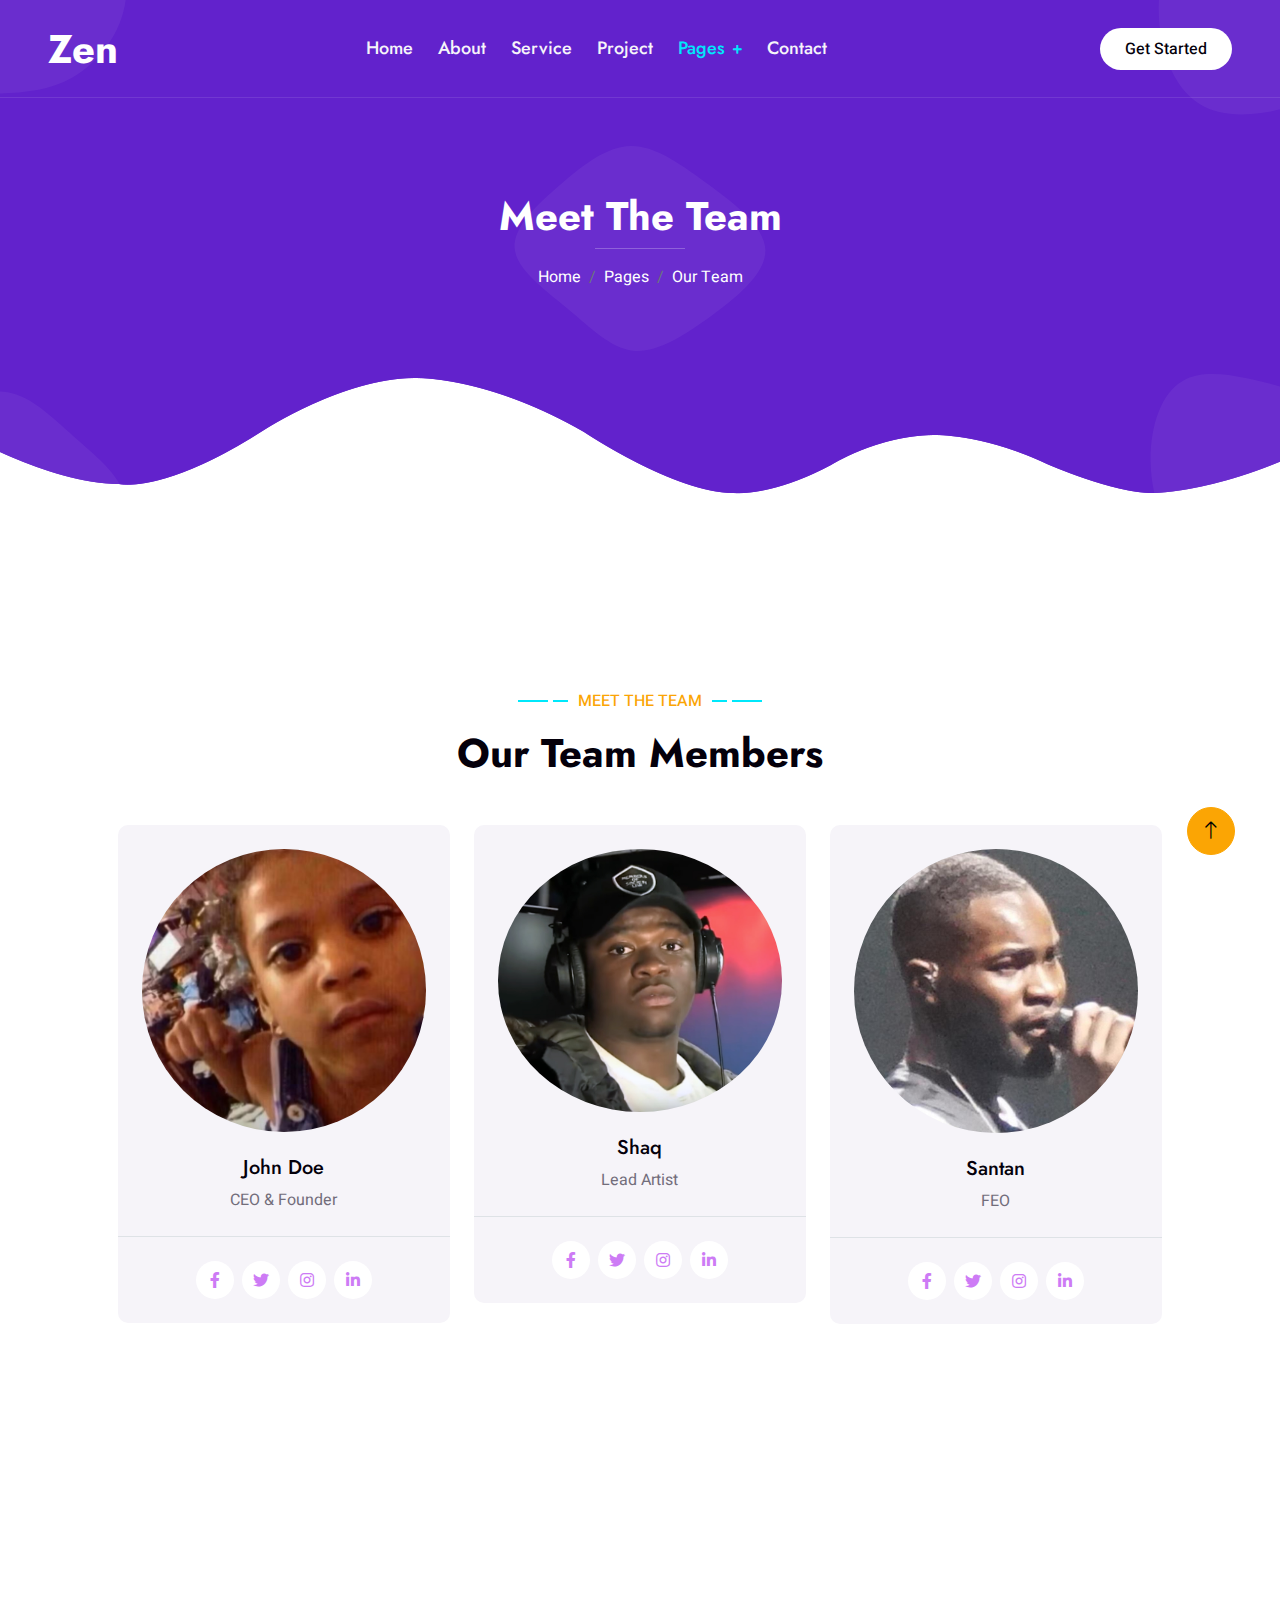
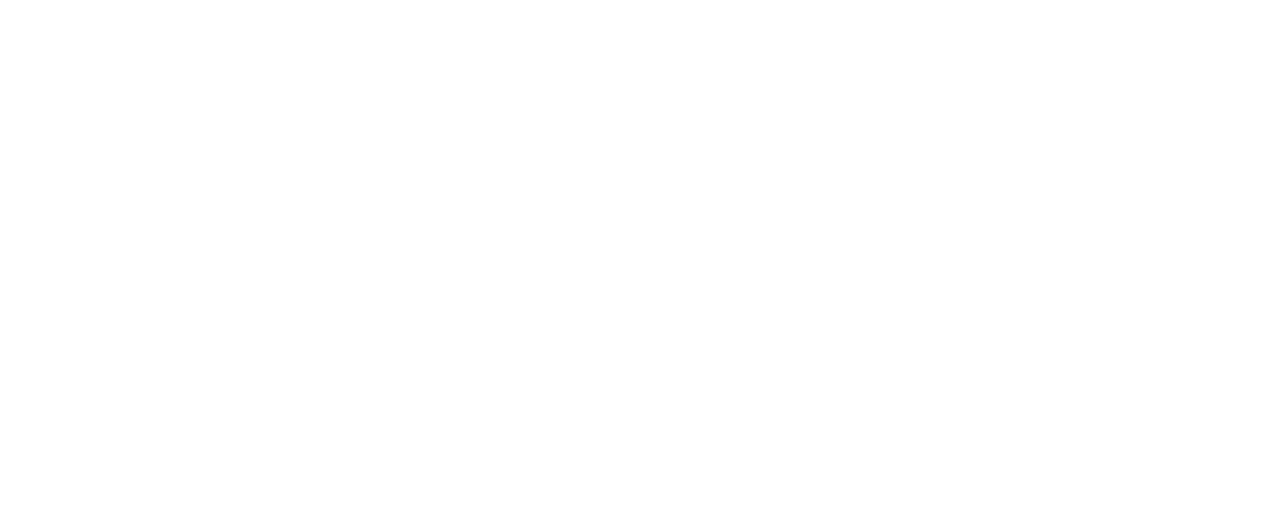
<file: team.html>
<!DOCTYPE html>
<html lang="en">

<head>
    <meta charset="utf-8">
    <title>Zen|Team</title>
    <meta content="width=device-width, initial-scale=1.0" name="viewport">
    <meta content="" name="keywords">
    <meta content="" name="description">

    <!-- Favicon -->
    <link href="img/favicon.ico" rel="icon">

    <!-- Google Web Fonts -->
    <link rel="preconnect" href="https://fonts.googleapis.com">
    <link rel="preconnect" href="https://fonts.gstatic.com" crossorigin>
    <link href="https://fonts.googleapis.com/css2?family=Heebo:wght@400;500&family=Jost:wght@500;600;700&display=swap" rel="stylesheet"> 

    <!-- Icon Font Stylesheet -->
    <link href="https://cdnjs.cloudflare.com/ajax/libs/font-awesome/5.10.0/css/all.min.css" rel="stylesheet">
    <link href="https://cdn.jsdelivr.net/npm/bootstrap-icons@1.4.1/font/bootstrap-icons.css" rel="stylesheet">

    <!-- Libraries Stylesheet -->
    <link href="lib/animate/animate.min.css" rel="stylesheet">
    <link href="lib/owlcarousel/assets/owl.carousel.min.css" rel="stylesheet">
    <link href="lib/lightbox/css/lightbox.min.css" rel="stylesheet">

    <!-- Customized Bootstrap Stylesheet -->
    <link href="css/bootstrap.min.css" rel="stylesheet">

    <!-- Template Stylesheet -->
    <link href="css/style.css" rel="stylesheet">
</head>

<body>
    <div class="container-xxl bg-white p-0">
        <!-- Spinner Start -->
        <div id="spinner" class="show bg-white position-fixed translate-middle w-100 vh-100 top-50 start-50 d-flex align-items-center justify-content-center">
            <div class="spinner-grow text-primary" style="width: 3rem; height: 3rem;" role="status">
                <span class="sr-only">Loading...</span>
            </div>
        </div>
        <!-- Spinner End -->


        <!-- Navbar & Hero Start -->
        <div class="container-xxl position-relative p-0">
            <nav class="navbar navbar-expand-lg navbar-light px-4 px-lg-5 py-3 py-lg-0">
                <a href="" class="navbar-brand p-0">
                    <h1 class="m-0">Zen</h1>
                    <!-- <img src="img/logo.png" alt="Logo"> -->
                </a>
                <button class="navbar-toggler" type="button" data-bs-toggle="collapse" data-bs-target="#navbarCollapse">
                    <span class="fa fa-bars"></span>
                </button>
                <div class="collapse navbar-collapse" id="navbarCollapse">
                    <div class="navbar-nav mx-auto py-0">
                        <a href="index.html" class="nav-item nav-link">Home</a>
                        <a href="about.html" class="nav-item nav-link">About</a>
                        <a href="service.html" class="nav-item nav-link">Service</a>
                        <a href="project.html" class="nav-item nav-link">Project</a>
                        <div class="nav-item dropdown">
                            <a href="#" class="nav-link dropdown-toggle active" data-bs-toggle="dropdown">Pages</a>
                            <div class="dropdown-menu m-0">
                                <a href="team.html" class="dropdown-item active">Our Team</a>
                                <a href="testimonial.html" class="dropdown-item">Testimonial</a>
                                <a href="404.html" class="dropdown-item">404 Page</a>
                            </div>
                        </div>
                        <a href="contact.html" class="nav-item nav-link">Contact</a>
                    </div>
                    <a href="" class="btn rounded-pill py-2 px-4 ms-3 d-none d-lg-block">Get Started</a>
                </div>
            </nav>

            <div class="container-xxl py-5 bg-primary hero-header">
                <div class="container my-5 py-5 px-lg-5">
                    <div class="row g-5 py-5">
                        <div class="col-12 text-center">
                            <h1 class="text-white animated slideInDown">Meet The Team</h1>
                            <hr class="bg-white mx-auto mt-0" style="width: 90px;">
                            <nav aria-label="breadcrumb">
                                <ol class="breadcrumb justify-content-center">
                                    <li class="breadcrumb-item"><a class="text-white" href="#">Home</a></li>
                                    <li class="breadcrumb-item"><a class="text-white" href="#">Pages</a></li>
                                    <li class="breadcrumb-item text-white active" aria-current="page">Our Team</li>
                                </ol>
                            </nav>
                        </div>
                    </div>
                </div>
            </div>
        </div>
        <!-- Navbar & Hero End -->
        

        <!-- Team Start -->
        <div class="container-xxl py-5">
            <div class="container py-5 px-lg-5">
                <div class="wow fadeInUp" data-wow-delay="0.1s">
                    <p class="section-title text-secondary justify-content-center"><span></span>Meet the Team<span></span></p>
                    <h1 class="text-center mb-5">Our Team Members</h1>
                </div>
                <div class="row g-4">
                    <div class="col-lg-4 col-md-6 wow fadeInUp" data-wow-delay="0.1s">
                        <div class="team-item bg-light rounded">
                            <div class="text-center border-bottom p-4">
                                <img class="img-fluid rounded-circle mb-4" src="img/sadio.jpg" alt="">
                                <h5>John Doe</h5>
                                <span>CEO & Founder</span>
                            </div>
                            <div class="d-flex justify-content-center p-4">
                                <a class="btn btn-square mx-1" href=""><i class="fab fa-facebook-f"></i></a>
                                <a class="btn btn-square mx-1" href=""><i class="fab fa-twitter"></i></a>
                                <a class="btn btn-square mx-1" href=""><i class="fab fa-instagram"></i></a>
                                <a class="btn btn-square mx-1" href=""><i class="fab fa-linkedin-in"></i></a>
                            </div>
                        </div>
                    </div>
                    <div class="col-lg-4 col-md-6 wow fadeInUp" data-wow-delay="0.3s">
                        <div class="team-item bg-light rounded">
                            <div class="text-center border-bottom p-4">
                                <img class="img-fluid rounded-circle mb-4" src="img/shaq.jpg" alt="">
                                <h5>Shaq</h5>
                                <span>Lead Artist</span>
                            </div>
                            <div class="d-flex justify-content-center p-4">
                                <a class="btn btn-square mx-1" href=""><i class="fab fa-facebook-f"></i></a>
                                <a class="btn btn-square mx-1" href=""><i class="fab fa-twitter"></i></a>
                                <a class="btn btn-square mx-1" href=""><i class="fab fa-instagram"></i></a>
                                <a class="btn btn-square mx-1" href=""><i class="fab fa-linkedin-in"></i></a>
                            </div>
                        </div>
                    </div>
                    <div class="col-lg-4 col-md-6 wow fadeInUp" data-wow-delay="0.5s">
                        <div class="team-item bg-light rounded">
                            <div class="text-center border-bottom p-4">
                                <img class="img-fluid rounded-circle mb-4" src="img/sant.jpg" alt="">
                                <h5>Santan</h5>
                                <span>FEO</span>
                            </div>
                            <div class="d-flex justify-content-center p-4">
                                <a class="btn btn-square mx-1" href=""><i class="fab fa-facebook-f"></i></a>
                                <a class="btn btn-square mx-1" href=""><i class="fab fa-twitter"></i></a>
                                <a class="btn btn-square mx-1" href=""><i class="fab fa-instagram"></i></a>
                                <a class="btn btn-square mx-1" href=""><i class="fab fa-linkedin-in"></i></a>
                            </div>
                        </div>
                    </div>
                </div>
            </div>
        </div>
        <!-- Team End -->
        

        <!-- Footer Start -->
        <div class="container-fluid bg-primary text-light footer wow fadeIn" data-wow-delay="0.1s">
            <div class="container py-5 px-lg-5">
                <div class="row g-5">
                    <div class="col-md-6 col-lg-3">
                        <p class="section-title text-white h5 mb-4">Address<span></span></p>
                        <p><i class="fa fa-map-marker-alt me-3"></i>KIPRO CENTRE, WESTLANDS</p>
                        <p><i class="fa fa-phone-alt me-3"></i>+254 764 123 985</p>
                        <p><i class="fa fa-envelope me-3"></i>ZenAnim@gmail.com</p>
                        <div class="d-flex pt-2">
                            <a class="btn btn-outline-light btn-social" href="https://twitter.com"><i class="fab fa-twitter"></i></a>
                            <a class="btn btn-outline-light btn-social" href="https://facebook.com"><i class="fab fa-facebook-f"></i></a>
                            <a class="btn btn-outline-light btn-social" href="https://instagram.com"><i class="fab fa-instagram"></i></a>
                            <a class="btn btn-outline-light btn-social" href="https://linkedin.com"><i class="fab fa-linkedin-in"></i></a>
                        </div>
                    </div>
                    <div class="col-md-6 col-lg-3">
                        <p class="section-title text-white h5 mb-4">Quick Link<span></span></p>
                        <a class="btn btn-link" href="">About Us</a>
                        <a class="btn btn-link" href="">Contact Us</a>
                        <a class="btn btn-link" href="">Privacy Policy</a>
                        <a class="btn btn-link" href="">Terms & Condition</a>
                        <a class="btn btn-link" href="">Career</a>
                    </div>
                    <div class="col-md-6 col-lg-3">
                        <p class="section-title text-white h5 mb-4">Gallery<span></span></p>
                        <div class="row g-2">
                            <div class="col-4">
                                <img class="img-fluid" src="img/01.jpg" alt="Image">
                            </div>
                            <div class="col-4">
                                <img class="img-fluid" src="img/02.jpg" alt="Image">
                            </div>
                            <div class="col-4">
                                <img class="img-fluid" src="img/03.jpg" alt="Image">
                            </div>
                            <div class="col-4">
                                <img class="img-fluid" src="img/04.jpg" alt="Image">
                            </div>
                            <div class="col-4">
                                <img class="img-fluid" src="img/wp7161162-pc-4k-japan-anime-wallpapers.jpg" alt="Image">
                            </div>
                            <div class="col-4">
                                <img class="img-fluid" src="img/03.jpg" alt="Image">
                            </div>
                        </div>
                    </div>
                    <div class="col-md-6 col-lg-3">
                        <p class="section-title text-white h5 mb-4">Newsletter<span></span></p>
                        <p>Consider subscribing to the Zen Animations Newsletter to be alerted on any/all updates.</p>
                        <div class="position-relative w-100 mt-3">
                            <input class="form-control border-0 rounded-pill w-100 ps-4 pe-5" type="text" placeholder="Your Email" style="height: 48px;">
                            <button type="button" class="btn shadow-none position-absolute top-0 end-0 mt-1 me-2"><i class="fa fa-paper-plane text-primary fs-4"></i></button>
                        </div>
                    </div>
                </div>
            </div>
            <div class="container px-lg-5">
                <div class="copyright">
                    <div class="row">
                        <div class="col-md-6 text-center text-md-start mb-3 mb-md-0">
                            &copy; <a class="border-bottom" href="#">Zen Animations</a>, All Right Reserved. 
							
							<!--/*** This template is free as long as you keep the footer author’s credit link/attribution link/backlink. If you'd like to use the template without the footer author’s credit link/attribution link/backlink, you can purchase the Credit Removal License from "https://htmlcodex.com/credit-removal". Thank you for your support. ***/-->
							Designed By <a class="border-bottom" href="#">Law :)</a><br><br> 
                            Distributed By a <a class="border-bottom" href="https://themewagon.com" target="_blank">ThemeWagon</a>
                        </div>
                        <div class="col-md-6 text-center text-md-end">
                            <div class="footer-menu">
                                <a href="index.html">Home</a>
                                <a href="">Cookies</a>
                                <a href="">Help</a>
                                <a href="">FQAs</a>
                            </div>
                        </div>
                    </div>
                </div>
            </div>
        </div>
        <!-- Footer End -->


        <!-- Back to Top -->
        <a href="#" class="btn btn-lg btn-secondary btn-lg-square back-to-top"><i class="bi bi-arrow-up"></i></a>
    </div>

    <!-- JavaScript Libraries -->
    <script src="https://code.jquery.com/jquery-3.4.1.min.js"></script>
    <script src="https://cdn.jsdelivr.net/npm/bootstrap@5.0.0/dist/js/bootstrap.bundle.min.js"></script>
    <script src="lib/wow/wow.min.js"></script>
    <script src="lib/easing/easing.min.js"></script>
    <script src="lib/waypoints/waypoints.min.js"></script>
    <script src="lib/counterup/counterup.min.js"></script>
    <script src="lib/owlcarousel/owl.carousel.min.js"></script>
    <script src="lib/isotope/isotope.pkgd.min.js"></script>
    <script src="lib/lightbox/js/lightbox.min.js"></script>

    <!-- Template Javascript -->
    <script src="js/main.js"></script>
</body>

</html>
</file>
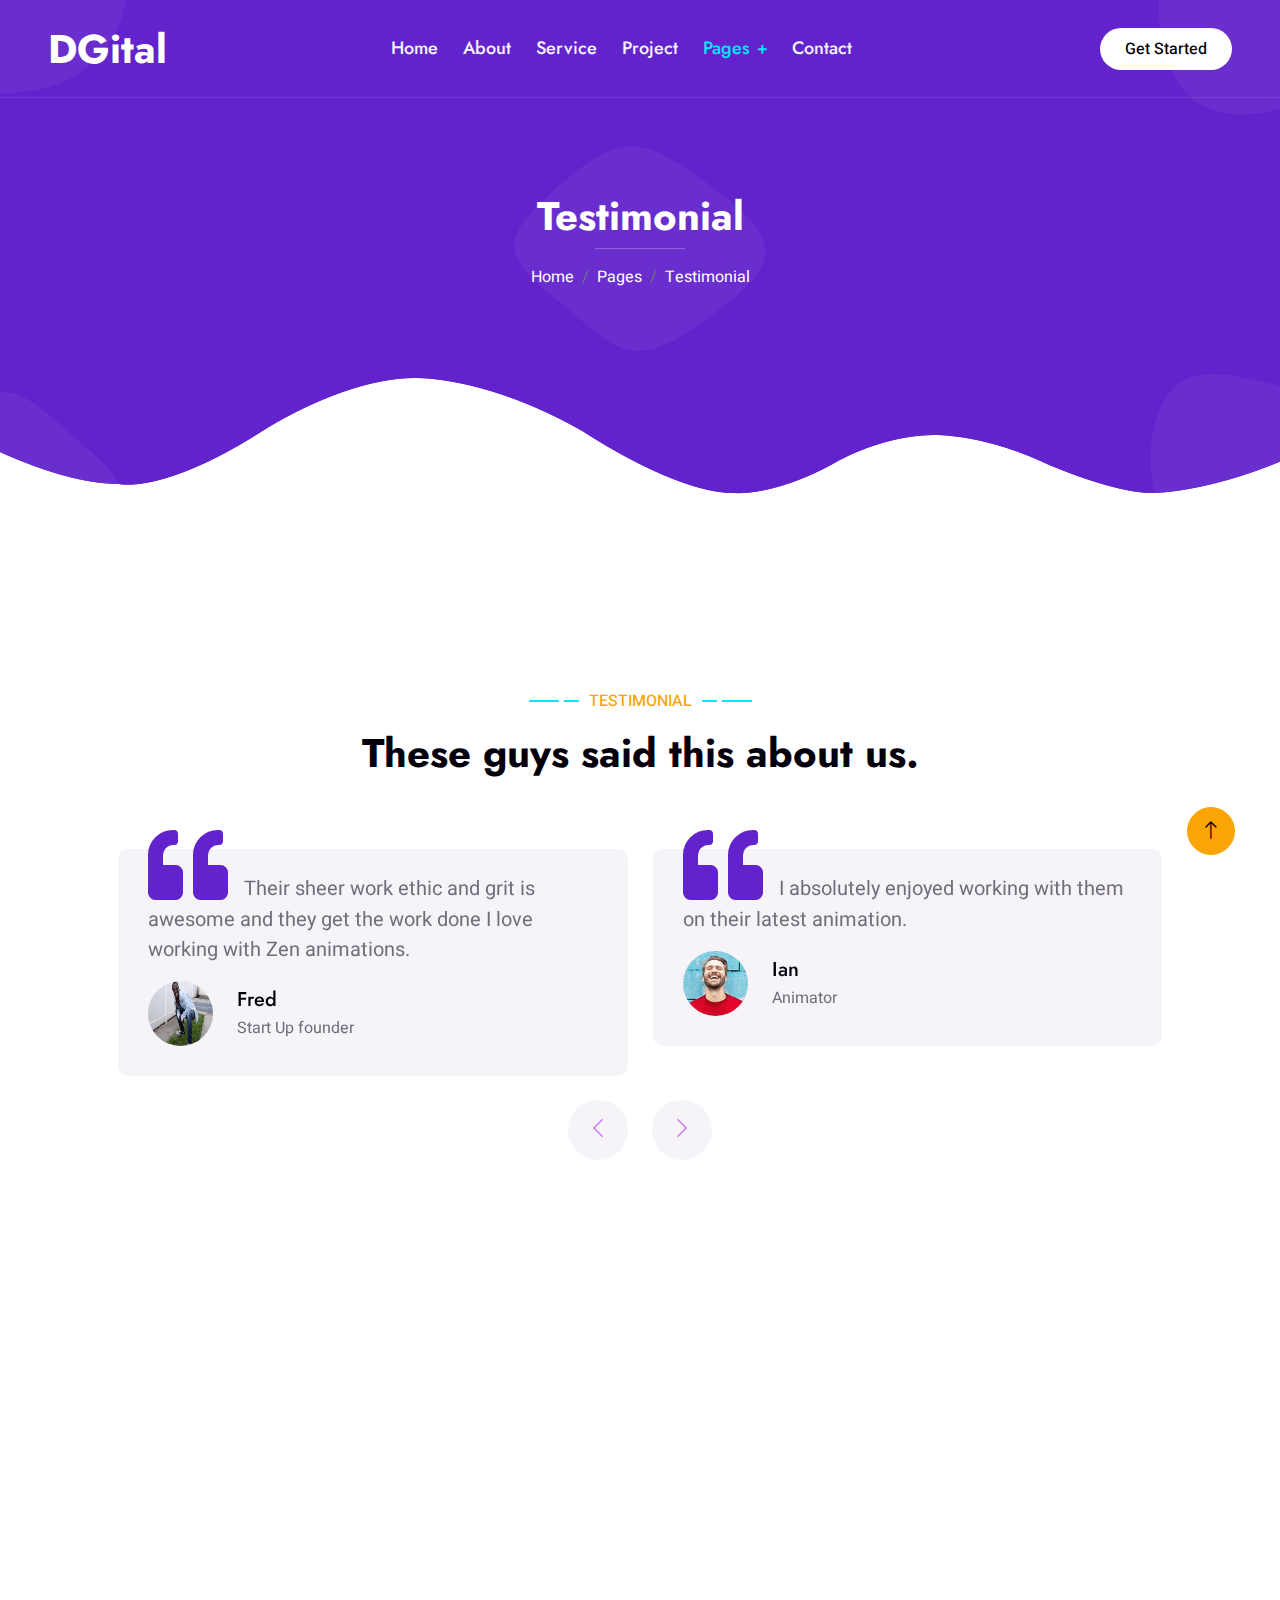
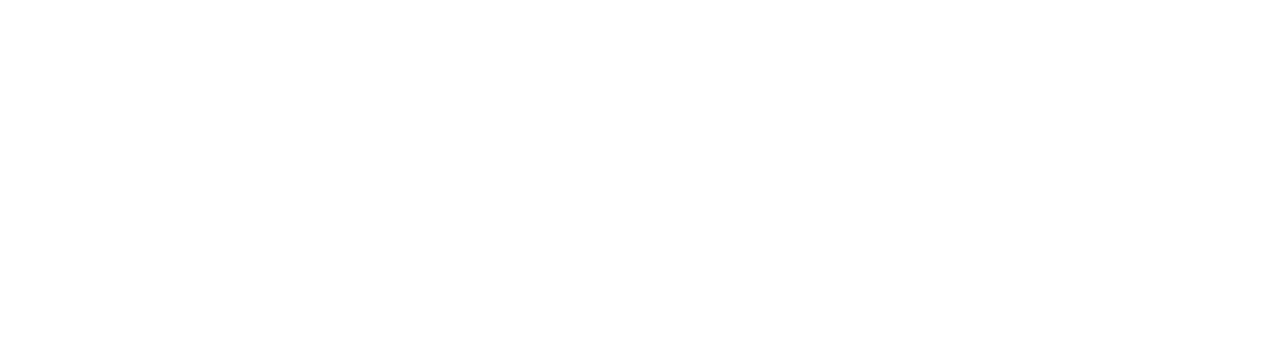
<file: testimonial.html>
<!DOCTYPE html>
<html lang="en">

<head>
    <meta charset="utf-8">
    <title>DGital - Digital Agency HTML Template</title>
    <meta content="width=device-width, initial-scale=1.0" name="viewport">
    <meta content="" name="keywords">
    <meta content="" name="description">

    <!-- Favicon -->
    <link href="img/favicon.ico" rel="icon">

    <!-- Google Web Fonts -->
    <link rel="preconnect" href="https://fonts.googleapis.com">
    <link rel="preconnect" href="https://fonts.gstatic.com" crossorigin>
    <link href="https://fonts.googleapis.com/css2?family=Heebo:wght@400;500&family=Jost:wght@500;600;700&display=swap" rel="stylesheet"> 

    <!-- Icon Font Stylesheet -->
    <link href="https://cdnjs.cloudflare.com/ajax/libs/font-awesome/5.10.0/css/all.min.css" rel="stylesheet">
    <link href="https://cdn.jsdelivr.net/npm/bootstrap-icons@1.4.1/font/bootstrap-icons.css" rel="stylesheet">

    <!-- Libraries Stylesheet -->
    <link href="lib/animate/animate.min.css" rel="stylesheet">
    <link href="lib/owlcarousel/assets/owl.carousel.min.css" rel="stylesheet">
    <link href="lib/lightbox/css/lightbox.min.css" rel="stylesheet">

    <!-- Customized Bootstrap Stylesheet -->
    <link href="css/bootstrap.min.css" rel="stylesheet">

    <!-- Template Stylesheet -->
    <link href="css/style.css" rel="stylesheet">
</head>

<body>
    <div class="container-xxl bg-white p-0">
        <!-- Spinner Start -->
        <div id="spinner" class="show bg-white position-fixed translate-middle w-100 vh-100 top-50 start-50 d-flex align-items-center justify-content-center">
            <div class="spinner-grow text-primary" style="width: 3rem; height: 3rem;" role="status">
                <span class="sr-only">Loading...</span>
            </div>
        </div>
        <!-- Spinner End -->


        <!-- Navbar & Hero Start -->
        <div class="container-xxl position-relative p-0">
            <nav class="navbar navbar-expand-lg navbar-light px-4 px-lg-5 py-3 py-lg-0">
                <a href="" class="navbar-brand p-0">
                    <h1 class="m-0">DGital</h1>
                    <!-- <img src="img/logo.png" alt="Logo"> -->
                </a>
                <button class="navbar-toggler" type="button" data-bs-toggle="collapse" data-bs-target="#navbarCollapse">
                    <span class="fa fa-bars"></span>
                </button>
                <div class="collapse navbar-collapse" id="navbarCollapse">
                    <div class="navbar-nav mx-auto py-0">
                        <a href="index.html" class="nav-item nav-link">Home</a>
                        <a href="about.html" class="nav-item nav-link">About</a>
                        <a href="service.html" class="nav-item nav-link">Service</a>
                        <a href="project.html" class="nav-item nav-link">Project</a>
                        <div class="nav-item dropdown">
                            <a href="#" class="nav-link dropdown-toggle active" data-bs-toggle="dropdown">Pages</a>
                            <div class="dropdown-menu m-0">
                                <a href="team.html" class="dropdown-item">Our Team</a>
                                <a href="testimonial.html" class="dropdown-item active">Testimonial</a>
                                <a href="404.html" class="dropdown-item">404 Page</a>
                            </div>
                        </div>
                        <a href="contact.html" class="nav-item nav-link">Contact</a>
                    </div>
                    <a href="" class="btn rounded-pill py-2 px-4 ms-3 d-none d-lg-block">Get Started</a>
                </div>
            </nav>

            <div class="container-xxl py-5 bg-primary hero-header">
                <div class="container my-5 py-5 px-lg-5">
                    <div class="row g-5 py-5">
                        <div class="col-12 text-center">
                            <h1 class="text-white animated slideInDown">Testimonial</h1>
                            <hr class="bg-white mx-auto mt-0" style="width: 90px;">
                            <nav aria-label="breadcrumb">
                                <ol class="breadcrumb justify-content-center">
                                    <li class="breadcrumb-item"><a class="text-white" href="#">Home</a></li>
                                    <li class="breadcrumb-item"><a class="text-white" href="#">Pages</a></li>
                                    <li class="breadcrumb-item text-white active" aria-current="page">Testimonial</li>
                                </ol>
                            </nav>
                        </div>
                    </div>
                </div>
            </div>
        </div>
        <!-- Navbar & Hero End -->
        

        <!-- Testimonial Start -->
        <div class="container-xxl py-5 wow fadeInUp" data-wow-delay="0.1s">
            <div class="container py-5 px-lg-5">
                <p class="section-title text-secondary justify-content-center"><span></span>Testimonial<span></span></p>
                <h1 class="text-center mb-5">These guys said this about us.</h1>
                <div class="owl-carousel testimonial-carousel">
                    <div class="testimonial-item bg-light rounded my-4">
                        <p class="fs-5"><i class="fa fa-quote-left fa-4x text-primary mt-n4 me-3"></i>Their sheer work ethic and grit is awesome and they get the work done I love working with Zen animations.</p>
                        <div class="d-flex align-items-center">
                            <img class="img-fluid flex-shrink-0 rounded-circle" src="img/rsz_fred.png" style="width: 65px; height: 65px;">
                            <div class="ps-4">
                                <h5 class="mb-1">Fred</h5>
                                <span>Start Up founder</span>
                            </div>
                        </div>
                    </div>
                    <div class="testimonial-item bg-light rounded my-4">
                        <p class="fs-5"><i class="fa fa-quote-left fa-4x text-primary mt-n4 me-3"></i>I absolutely enjoyed working with them on their latest animation.</p>
                        <div class="d-flex align-items-center">
                            <img class="img-fluid flex-shrink-0 rounded-circle" src="img/testimonial-2.jpg" style="width: 65px; height: 65px;">
                            <div class="ps-4">
                                <h5 class="mb-1">Ian</h5>
                                <span>Animator</span>
                            </div>
                        </div>
                    </div>
                    <div class="testimonial-item bg-light rounded my-4">
                        <p class="fs-5"><i class="fa fa-quote-left fa-4x text-primary mt-n4 me-3"></i>Sheesh</p>
                        <div class="d-flex align-items-center">
                            <img class="img-fluid flex-shrink-0 rounded-circle" src="img/testimonial-3.jpg" style="width: 65px; height: 65px;">
                            <div class="ps-4">
                                <h5 class="mb-1">Brian</h5>
                                <span>Disney Associate</span>
                            </div>
                        </div>
                    </div>
                </div>
            </div>
        </div>
        <!-- Testimonial End -->
        

        <!-- Footer Start -->
        <div class="container-fluid bg-primary text-light footer wow fadeIn" data-wow-delay="0.1s">
            <div class="container py-5 px-lg-5">
                <div class="row g-5">
                    <div class="col-md-6 col-lg-3">
                        <p class="section-title text-white h5 mb-4">Address<span></span></p>
                        <p><i class="fa fa-map-marker-alt me-3"></i>KIPRO CENTRE, WESTLANDS</p>
                        <p><i class="fa fa-phone-alt me-3"></i>+254 764 123 985</p>
                        <p><i class="fa fa-envelope me-3"></i>ZenAnim@gmail.com</p>
                        <div class="d-flex pt-2">
                            <a class="btn btn-outline-light btn-social" href="https://twitter.com"><i class="fab fa-twitter"></i></a>
                            <a class="btn btn-outline-light btn-social" href="https://facebook.com"><i class="fab fa-facebook-f"></i></a>
                            <a class="btn btn-outline-light btn-social" href="https://instagram.com"><i class="fab fa-instagram"></i></a>
                            <a class="btn btn-outline-light btn-social" href="https://linkedin.com"><i class="fab fa-linkedin-in"></i></a>
                        </div>
                    </div>
                    <div class="col-md-6 col-lg-3">
                        <p class="section-title text-white h5 mb-4">Quick Link<span></span></p>
                        <a class="btn btn-link" href="">About Us</a>
                        <a class="btn btn-link" href="">Contact Us</a>
                        <a class="btn btn-link" href="">Privacy Policy</a>
                        <a class="btn btn-link" href="">Terms & Condition</a>
                        <a class="btn btn-link" href="">Career</a>
                    </div>
                    <div class="col-md-6 col-lg-3">
                        <p class="section-title text-white h5 mb-4">Gallery<span></span></p>
                        <div class="row g-2">
                            <div class="col-4">
                                <img class="img-fluid" src="img/01.jpg" alt="Image">
                            </div>
                            <div class="col-4">
                                <img class="img-fluid" src="img/02.jpg" alt="Image">
                            </div>
                            <div class="col-4">
                                <img class="img-fluid" src="img/03.jpg" alt="Image">
                            </div>
                            <div class="col-4">
                                <img class="img-fluid" src="img/04.jpg" alt="Image">
                            </div>
                            <div class="col-4">
                                <img class="img-fluid" src="img/wp7161162-pc-4k-japan-anime-wallpapers.jpg" alt="Image">
                            </div>
                            <div class="col-4">
                                <img class="img-fluid" src="img/03.jpg" alt="Image">
                            </div>
                        </div>
                    </div>
                    <div class="col-md-6 col-lg-3">
                        <p class="section-title text-white h5 mb-4">Newsletter<span></span></p>
                        <p>Consider subscribing to the Zen Animations Newsletter to be alerted on any/all updates.</p>
                        <div class="position-relative w-100 mt-3">
                            <input class="form-control border-0 rounded-pill w-100 ps-4 pe-5" type="text" placeholder="Your Email" style="height: 48px;">
                            <button type="button" class="btn shadow-none position-absolute top-0 end-0 mt-1 me-2"><i class="fa fa-paper-plane text-primary fs-4"></i></button>
                        </div>
                    </div>
                </div>
            </div>
            <div class="container px-lg-5">
                <div class="copyright">
                    <div class="row">
                        <div class="col-md-6 text-center text-md-start mb-3 mb-md-0">
                            &copy; <a class="border-bottom" href="#">Zen Animations</a>, All Right Reserved. 
							
							<!--/*** This template is free as long as you keep the footer author’s credit link/attribution link/backlink. If you'd like to use the template without the footer author’s credit link/attribution link/backlink, you can purchase the Credit Removal License from "https://htmlcodex.com/credit-removal". Thank you for your support. ***/-->
							Designed By <a class="border-bottom" href="#">Law :)</a><br><br> 
                            Distributed By a <a class="border-bottom" href="https://themewagon.com" target="_blank">ThemeWagon</a>
                        </div>
                        <div class="col-md-6 text-center text-md-end">
                            <div class="footer-menu">
                                <a href="index.html">Home</a>
                                <a href="">Cookies</a>
                                <a href="">Help</a>
                                <a href="">FQAs</a>
                            </div>
                        </div>
                    </div>
                </div>
            </div>
        </div>
        <!-- Footer End -->


        <!-- Back to Top -->
        <a href="#" class="btn btn-lg btn-secondary btn-lg-square back-to-top"><i class="bi bi-arrow-up"></i></a>
    </div>

    <!-- JavaScript Libraries -->
    <script src="https://code.jquery.com/jquery-3.4.1.min.js"></script>
    <script src="https://cdn.jsdelivr.net/npm/bootstrap@5.0.0/dist/js/bootstrap.bundle.min.js"></script>
    <script src="lib/wow/wow.min.js"></script>
    <script src="lib/easing/easing.min.js"></script>
    <script src="lib/waypoints/waypoints.min.js"></script>
    <script src="lib/counterup/counterup.min.js"></script>
    <script src="lib/owlcarousel/owl.carousel.min.js"></script>
    <script src="lib/isotope/isotope.pkgd.min.js"></script>
    <script src="lib/lightbox/js/lightbox.min.js"></script>

    <!-- Template Javascript -->
    <script src="js/main.js"></script>
</body>

</html>
</file>
<file: css/style.css>
/********** Template CSS **********/
:root {
    --primary: #cd7bf5;
    --secondary: #00e8fb;
    --light: #F6F4F9;
    --dark: #04000B;
}


/*** Spinner ***/
#spinner {
    opacity: 0;
    visibility: hidden;
    transition: opacity .5s ease-out, visibility 0s linear .5s;
    z-index: 99999;
}

#spinner.show {
    transition: opacity .5s ease-out, visibility 0s linear 0s;
    visibility: visible;
    opacity: 1;
}

.back-to-top {
    position: fixed;
    display: none;
    right: 45px;
    bottom: 45px;
    z-index: 99;
}


/*** Heading ***/
h1,
h2,
.fw-bold {
    font-weight: 700 !important;
}

h3,
h4,
.fw-semi-bold {
    font-weight: 600 !important;
}

h5,
h6,
.fw-medium {
    font-weight: 500 !important;
}


/*** Button ***/
.btn {
    font-weight: 500;
    transition: .5s;
}

.btn:hover {
    box-shadow: 0 0 10px rgba(0, 0, 0, .5);
}

.btn-square {
    width: 38px;
    height: 38px;
}

.btn-sm-square {
    width: 32px;
    height: 32px;
}

.btn-lg-square {
    width: 48px;
    height: 48px;
}

.btn-square,
.btn-sm-square,
.btn-lg-square {
    padding: 0;
    display: flex;
    align-items: center;
    justify-content: center;
    font-weight: normal;
    border-radius: 50px;
}


/*** Navbar ***/
.navbar .dropdown-toggle::after {
    border: none;
    content: "\f067";
    font-family: "Font Awesome 5 Free";
    font-size: 10px;
    font-weight: bold;
    vertical-align: middle;
    margin-left: 8px;
}

.navbar-light .navbar-nav .nav-link {
    position: relative;
    margin-right: 25px;
    padding: 35px 0;
    font-family: 'Jost', sans-serif;
    font-size: 18px;
    font-weight: 500;
    color: var(--light) !important;
    outline: none;
    transition: .5s;
}

.sticky-top.navbar-light .navbar-nav .nav-link {
    padding: 20px 0;
    color: var(--dark) !important;
}

.navbar-light .navbar-nav .nav-link:hover,
.navbar-light .navbar-nav .nav-link.active {
    color: var(--secondary) !important;
}

.navbar-light .navbar-brand h1 {
    color: #FFFFFF;
}

.navbar-light .navbar-brand img {
    max-height: 60px;
    transition: .5s;
}

.sticky-top.navbar-light .navbar-brand img {
    max-height: 45px;
}

@media (max-width: 991.98px) {
    .sticky-top.navbar-light {
        position: relative;
        background: #FFFFFF;
    }

    .navbar-light .navbar-collapse {
        margin-top: 15px;
        border-top: 1px solid #DDDDDD;
    }

    .navbar-light .navbar-nav .nav-link,
    .sticky-top.navbar-light .navbar-nav .nav-link {
        padding: 10px 0;
        margin-left: 0;
        color: var(--dark) !important;
    }

    .navbar-light .navbar-brand h1 {
        color: var(--primary);
    }

    .navbar-light .navbar-brand img {
        max-height: 45px;
    }
}

@media (min-width: 992px) {
    .navbar-light {
        position: absolute;
        width: 100%;
        top: 0;
        left: 0;
        border-bottom: 1px solid rgba(256, 256, 256, .1);
        z-index: 999;
    }
    
    .sticky-top.navbar-light {
        position: fixed;
        background: #FFFFFF;
    }

    .sticky-top.navbar-light .navbar-brand h1 {
        color: var(--primary);
    }

    .navbar-light .navbar-nav .nav-item .dropdown-menu {
        display: block;
        border: none;
        margin-top: 0;
        top: 150%;
        opacity: 0;
        visibility: hidden;
        transition: .5s;
    }

    .navbar-light .navbar-nav .nav-item:hover .dropdown-menu {
        top: 100%;
        visibility: visible;
        transition: .5s;
        opacity: 1;
    }

    .navbar-light .btn {
        color: var(--dark);
        background: #FFFFFF;
    }

    .sticky-top.navbar-light .btn {
        color: var(--dark);
        background: var(--secondary);
    }
}


/*** Hero Header ***/
.hero-header {
    margin-bottom: 6rem;
    padding: 18rem 0;
    background:
        url(../img/blob-top-left.png),
        url(../img/blob-top-right.png),
        url(../img/blob-bottom-left.png),
        url(../img/blob-bottom-right.png),
        url(../img/blob-center.png),
        url(../img/bg-bottom.png);
    background-position:
        left 0px top 0px,
        right 0px top 0px,
        left 0px bottom 0px,
        right 0px bottom 0px,
        center center,
        center bottom;
    background-repeat: no-repeat;
}

@media (max-width: 991.98px) {
    .hero-header {
        padding: 6rem 0 9rem 0;
    }
}


/*** Section Title ***/
.section-title {
    position: relative;
    display: flex;
    align-items: center;
    font-weight: 500;
    text-transform: uppercase;
}

.section-title span:first-child,
.section-title span:last-child {
    position: relative;
    display: inline-block;
    margin-right: 30px;
    width: 30px;
    height: 2px;
}

.section-title span:last-child {
    margin-right: 0;
    margin-left: 30px;
}

.section-title span:first-child::after,
.section-title span:last-child::after {
    position: absolute;
    content: "";
    width: 15px;
    height: 2px;
    top: 0;
    right: -20px;
}

.section-title span:last-child::after {
    right: auto;
    left: -20px;
}

.section-title.text-primary span:first-child,
.section-title.text-primary span:last-child,
.section-title.text-primary span:first-child::after,
.section-title.text-primary span:last-child::after {
    background: var(--primary);
}

.section-title.text-secondary span:first-child,
.section-title.text-secondary span:last-child,
.section-title.text-secondary span:first-child::after,
.section-title.text-secondary span:last-child::after {
    background: var(--secondary);
}

.section-title.text-white span:first-child,
.section-title.text-white span:last-child,
.section-title.text-white span:first-child::after,
.section-title.text-white span:last-child::after {
    background: #FFFFFF;
}


/*** Feature ***/
.feature-item {
    transition: .5s;
}

.feature-item:hover {
    margin-top: -15px;
}


/*** About ***/
.progress {
    height: 5px;
}

.progress .progress-bar {
    width: 0px;
    transition: 3s;
}


/*** Fact ***/
.fact {
    margin: 6rem 0;
    background:
        url(../img/blob-top-left.png),
        url(../img/blob-top-right.png),
        url(../img/blob-bottom-left.png),
        url(../img/blob-bottom-right.png),
        url(../img/blob-center.png);
    background-position:
        left 0px top 0px,
        right 0px top 0px,
        left 0px bottom 0px,
        right 0px bottom 0px,
        center center;
    background-repeat: no-repeat;
}


/*** Service ***/
.service-item {
    position: relative;
    padding: 45px 30px;
    background: var(--light);
    overflow: hidden;
    transition: .5s;
}

.service-item:hover {
    margin-top: -15px;
    padding-bottom: 60px;
    background: var(--primary);
}

.service-item .service-icon {
    margin: 0 auto 20px auto;
    width: 100px;
    height: 100px;
    display: flex;
    align-items: center;
    justify-content: center;
    color: var(--light);
    background: url(../img/blob-primary.png) center center no-repeat;
    background-size: contain;
    transition: .5s;
}

.service-item:hover .service-icon {
    color: var(--dark);
    background: url(../img/blob-secondary.png) center center no-repeat;
    background-size: contain;
}

.service-item h5,
.service-item p {
    transition: .5s;
}

.service-item:hover h5,
.service-item:hover p {
    color: #FFFFFF;
}

.service-item a.btn {
    position: absolute;
    bottom: -40px;
    left: 50%;
    transform: translateX(-50%);
    color: var(--primary);
    background: #FFFFFF;
    border-radius: 40px 40px 0 0;
    transition: .5s;
    z-index: 1;
}

.service-item a.btn:hover {
    color: var(--dark);
    background: var(--secondary);
}

.service-item:hover a.btn {
    bottom: 0;
}


/*** Project Portfolio ***/
#portfolio-flters li {
    display: inline-block;
    font-weight: 500;
    color: var(--dark);
    cursor: pointer;
    transition: .5s;
    border-bottom: 2px solid transparent;
}

#portfolio-flters li:hover,
#portfolio-flters li.active {
    color: var(--primary);
    border-color: var(--primary);
}

.portfolio-item img {
    transition: .5s;
}

.portfolio-item:hover img {
    transform: scale(1.1);
}

.portfolio-item .portfolio-overlay {
    position: absolute;
    display: flex;
    align-items: center;
    justify-content: center;
    width: 100%;
    height: 100%;
    top: 0;
    left: 0;
    background: rgba(98, 34, 204, .9);
    transition: .5s;
    opacity: 0;
}

.portfolio-item:hover .portfolio-overlay {
    opacity: 1;
}


/*** Newsletter ***/
.newsletter {
    margin: 6rem 0;
    background:
        url(../img/blob-top-left.png),
        url(../img/blob-top-right.png),
        url(../img/blob-bottom-left.png),
        url(../img/blob-bottom-right.png),
        url(../img/blob-center.png);
    background-position:
        left 0px top 0px,
        right 0px top 0px,
        left 0px bottom 0px,
        right 0px bottom 0px,
        center center;
    background-repeat: no-repeat;
}


/*** Testimonial ***/
.testimonial-carousel .testimonial-item {
    padding: 0 30px 30px 30px;
}

.testimonial-carousel .owl-nav {
    display: flex;
    justify-content: center;
}

.testimonial-carousel .owl-nav .owl-prev,
.testimonial-carousel .owl-nav .owl-next {
    margin: 0 12px;
    width: 60px;
    height: 60px;
    display: flex;
    align-items: center;
    justify-content: center;
    color: var(--primary);
    background: var(--light);
    border-radius: 60px;
    font-size: 22px;
    transition: .5s;
}

.testimonial-carousel .owl-nav .owl-prev:hover,
.testimonial-carousel .owl-nav .owl-next:hover {
    color: #FFFFFF;
    background: var(--primary);
    box-shadow: 0 0 10px rgba(0, 0, 0, .5);
}


/*** Team ***/
.team-item .btn {
    color: var(--primary);
    background: #FFFFFF;
}

.team-item .btn:hover {
    color: #FFFFFF;
    background: var(--primary);
}


/*** Footer ***/
.footer {
    margin-top: 6rem;
    padding-top: 9rem;
    background:
        url(../img/bg-top.png),
        url(../img/map.png);
    background-position:
        center top,
        center center;
    background-repeat: no-repeat;
}

.footer .btn.btn-social {
    margin-right: 5px;
    width: 40px;
    height: 40px;
    display: flex;
    align-items: center;
    justify-content: center;
    color: var(--light);
    border: 1px solid rgba(256, 256, 256, .1);
    border-radius: 40px;
    transition: .3s;
}

.footer .btn.btn-social:hover {
    color: var(--primary);
}

.footer .btn.btn-link {
    display: block;
    margin-bottom: 10px;
    padding: 0;
    text-align: left;
    color: var(--light);
    font-weight: normal;
    transition: .3s;
}

.footer .btn.btn-link::before {
    position: relative;
    content: "\f105";
    font-family: "Font Awesome 5 Free";
    font-weight: 900;
    margin-right: 10px;
}

.footer .btn.btn-link:hover {
    letter-spacing: 1px;
    box-shadow: none;
    color: var(--secondary);
}

.footer .copyright {
    padding: 25px 0;
    font-size: 14px;
    border-top: 1px solid rgba(256, 256, 256, .1);
}

.footer .copyright a {
    color: var(--light);
}

.footer .footer-menu a {
    margin-right: 15px;
    padding-right: 15px;
    border-right: 1px solid rgba(255, 255, 255, .1);
}

.footer .footer-menu a:last-child {
    margin-right: 0;
    padding-right: 0;
    border-right: none;
}

.footer .copyright a:hover,
.footer .footer-menu a:hover {
    color: var(--secondary);
}
</file>
